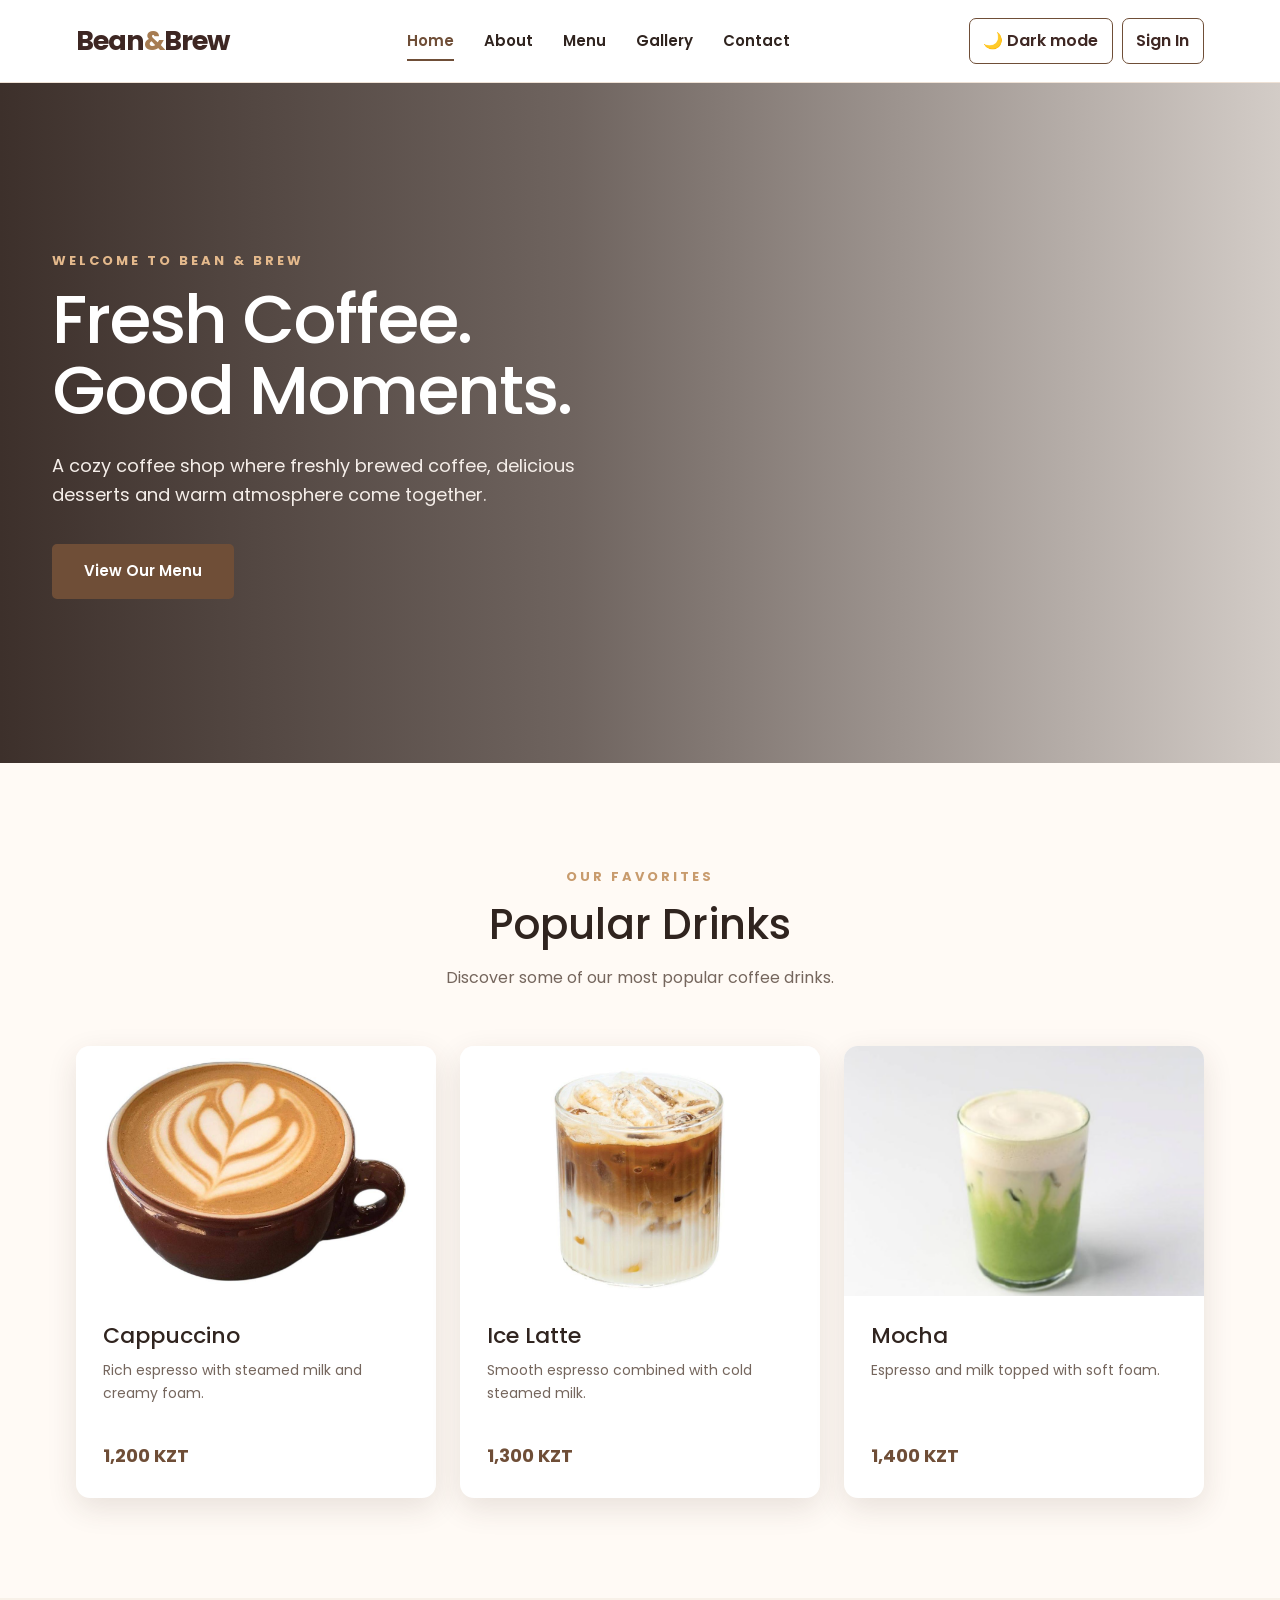
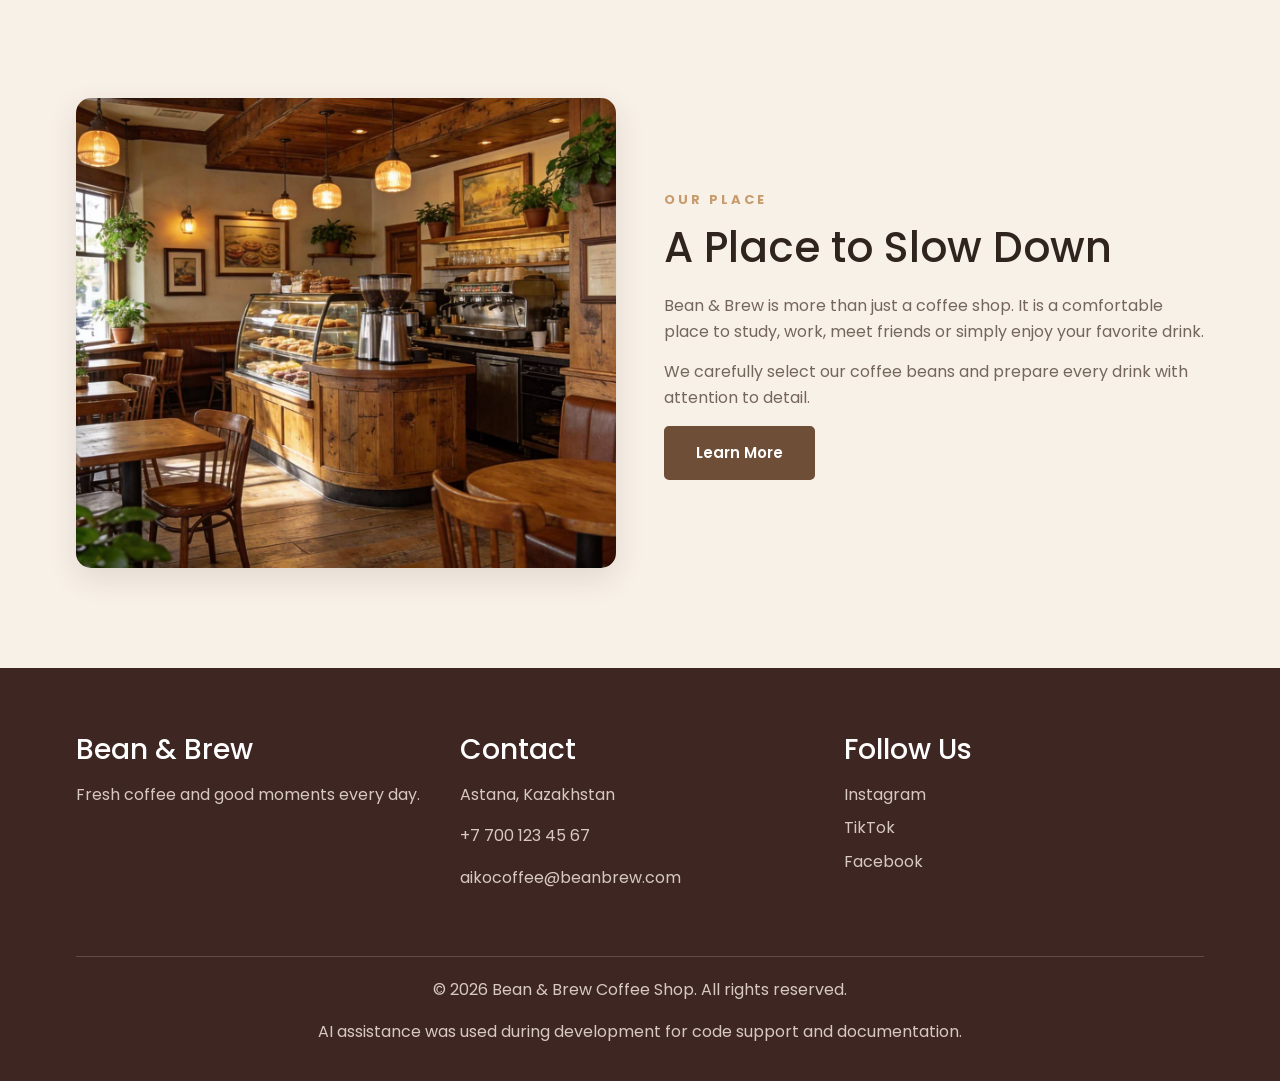
<file: index.html>
<!DOCTYPE html>
<html lang="en">
<head>
    <meta charset="UTF-8">
    <meta name="viewport" content="width=device-width, initial-scale=1.0">
    <meta name="description" content="Bean & Brew coffee shop website with coffee menu, desserts, gallery and contact information.">

    <title>Bean & Brew - Coffee Shop</title>

    <link rel="preconnect" href="https://fonts.googleapis.com">
    <link rel="preconnect" href="https://fonts.gstatic.com" crossorigin>
    <link href="https://fonts.googleapis.com/css2?family=Poppins:wght@400;500;600;700&display=swap" rel="stylesheet">

    <link href="vendor/bootstrap.min.css" rel="stylesheet">
    <link rel="stylesheet" href="style.css">
</head>
<body>

    <header class="site-header">
        <div class="container header-container">
            <a href="index.html" class="logo">
                Bean<span>&</span>Brew
            </a>

            <nav class="main-nav" aria-label="Main navigation">
                <a href="index.html" class="active">Home</a>
                <a href="about.html">About</a>
                <a href="menu.html">Menu</a>
                <a href="gallery.html">Gallery</a>
                <a href="contact.html">Contact</a>
            </nav>

            <div class="site-actions">
                <button type="button" class="utility-button" id="theme-toggle" aria-label="Switch color theme">🌙 Dark mode</button>
                <button type="button" class="utility-button" id="auth-open">Sign In</button>
                <span id="user-greeting" aria-live="polite" hidden></span>
                <button type="button" class="utility-button" id="sign-out" hidden>Sign Out</button>
            </div>
        </div>
    </header>

    <dialog id="auth-dialog" class="auth-dialog" aria-labelledby="auth-title">
        <form id="auth-form" class="auth-form">
            <button type="button" class="dialog-close" id="auth-close" aria-label="Close sign in">×</button>

            <h2 id="auth-title">Sign in to Bean & Brew</h2>
            <p>Enter your name and email to personalize this demo website.</p>

            <label for="auth-name">Your name</label>
            <input id="auth-name" name="name" type="text" autocomplete="name" required minlength="2">

            <label for="auth-email">Email address</label>
            <input id="auth-email" name="email" type="email" autocomplete="email" required>

            <label for="auth-password">Password</label>
            <input id="auth-password" name="password" type="password" autocomplete="current-password" minlength="8" required>

            <p class="auth-note">Demo sign-in only. Your password is checked in the form and is never saved.</p>
            <p id="auth-feedback" class="form-summary" role="status"></p>

            <button type="submit" class="primary-button">Sign In</button>
        </form>
    </dialog>

    <main>
        <section class="hero-section">
            <div class="container hero-content">
                <div class="hero-text">
                    <span class="small-title">WELCOME TO BEAN & BREW</span>

                    <h1>Fresh Coffee.<br>Good Moments.</h1>

                    <p>
                        A cozy coffee shop where freshly brewed coffee,
                        delicious desserts and warm atmosphere come together.
                    </p>

                    <a href="menu.html" class="btn coffee-btn">
                        View Our Menu
                    </a>
                </div>
            </div>
        </section>

        <section class="section">
            <div class="container">
                <div class="section-heading text-center">
                    <span class="small-title">OUR FAVORITES</span>
                    <h2>Popular Drinks</h2>
                    <p>
                        Discover some of our most popular coffee drinks.
                    </p>
                </div>

                <div class="row g-4">
                    <div class="col-12 col-md-6 col-lg-4">
                        <div class="coffee-card">
                            <img
                                src="images/cappuccino.jpg"
                                alt="Cappuccino"
                                loading="lazy"
                            >

                            <div class="card-content">
                                <h3>Cappuccino</h3>
                                <p>
                                    Rich espresso with steamed milk
                                    and creamy foam.
                                </p>
                                <span class="price">1,200 KZT</span>
                            </div>
                        </div>
                    </div>

                    <div class="col-12 col-md-6 col-lg-4">
                        <div class="coffee-card">
                            <img
                                src="images/ice-latte.jpg"
                                alt="Ice Latte"
                                loading="lazy"
                            >

                            <div class="card-content">
                                <h3>Ice Latte</h3>
                                <p>
                                    Smooth espresso combined with
                                    cold steamed milk.
                                </p>
                                <span class="price">1,300 KZT</span>
                            </div>
                        </div>
                    </div>

                    <div class="col-12 col-md-6 col-lg-4">
                        <div class="coffee-card">
                            <img
                                src="images/mocha.jpg"
                                alt="Mocha"
                                loading="lazy"
                            >

                            <div class="card-content">
                                <h3>Mocha</h3>
                                <p>
                                    Espresso and milk
                                    topped with soft foam.
                                </p>
                                <span class="price">1,400 KZT</span>
                            </div>
                        </div>
                    </div>
                </div>
            </div>
        </section>

        <section class="welcome-section">
            <div class="container">
                <div class="row align-items-center g-5">
                    <div class="col-12 col-md-6">
                        <img
                            src="images/interior.jpg"
                            alt="Coffee shop interior"
                            class="large-image"
                            loading="lazy"
                        >
                    </div>

                    <div class="col-12 col-md-6">
                        <span class="small-title">OUR PLACE</span>

                        <h2>A Place to Slow Down</h2>

                        <p>
                            Bean & Brew is more than just a coffee shop.
                            It is a comfortable place to study, work,
                            meet friends or simply enjoy your favorite drink.
                        </p>

                        <p>
                            We carefully select our coffee beans and
                            prepare every drink with attention to detail.
                        </p>

                        <a href="about.html" class="btn coffee-btn">
                            Learn More
                        </a>
                    </div>
                </div>
            </div>
        </section>
    </main>

    <footer class="site-footer">
        <div class="container">
            <div class="row g-4">
                <div class="col-12 col-md-4">
                    <h3>Bean & Brew</h3>
                    <p>
                        Fresh coffee and good moments every day.
                    </p>
                </div>

                <div class="col-12 col-md-4">
                    <h3>Contact</h3>
                    <p>Astana, Kazakhstan</p>
                    <p>+7 700 123 45 67</p>
                    <p>aikocoffee@beanbrew.com</p>
                </div>

                <div class="col-12 col-md-4">
                    <h3>Follow Us</h3>
                    <div class="social-links">
                        <span>Instagram</span>
                        <span>TikTok</span>
                        <span>Facebook</span>
                    </div>
                </div>
            </div>

            <div class="footer-bottom">
                <p>&copy; 2026 Bean & Brew Coffee Shop. All rights reserved.</p>
                <p class="ai-disclosure">AI assistance was used during development for code support and documentation.</p>
            </div>
        </div>
    </footer>

    <script src="vendor/jquery-3.7.1.min.js"></script>
    <script src="js/script.js"></script>
</body>
</html>
</file>
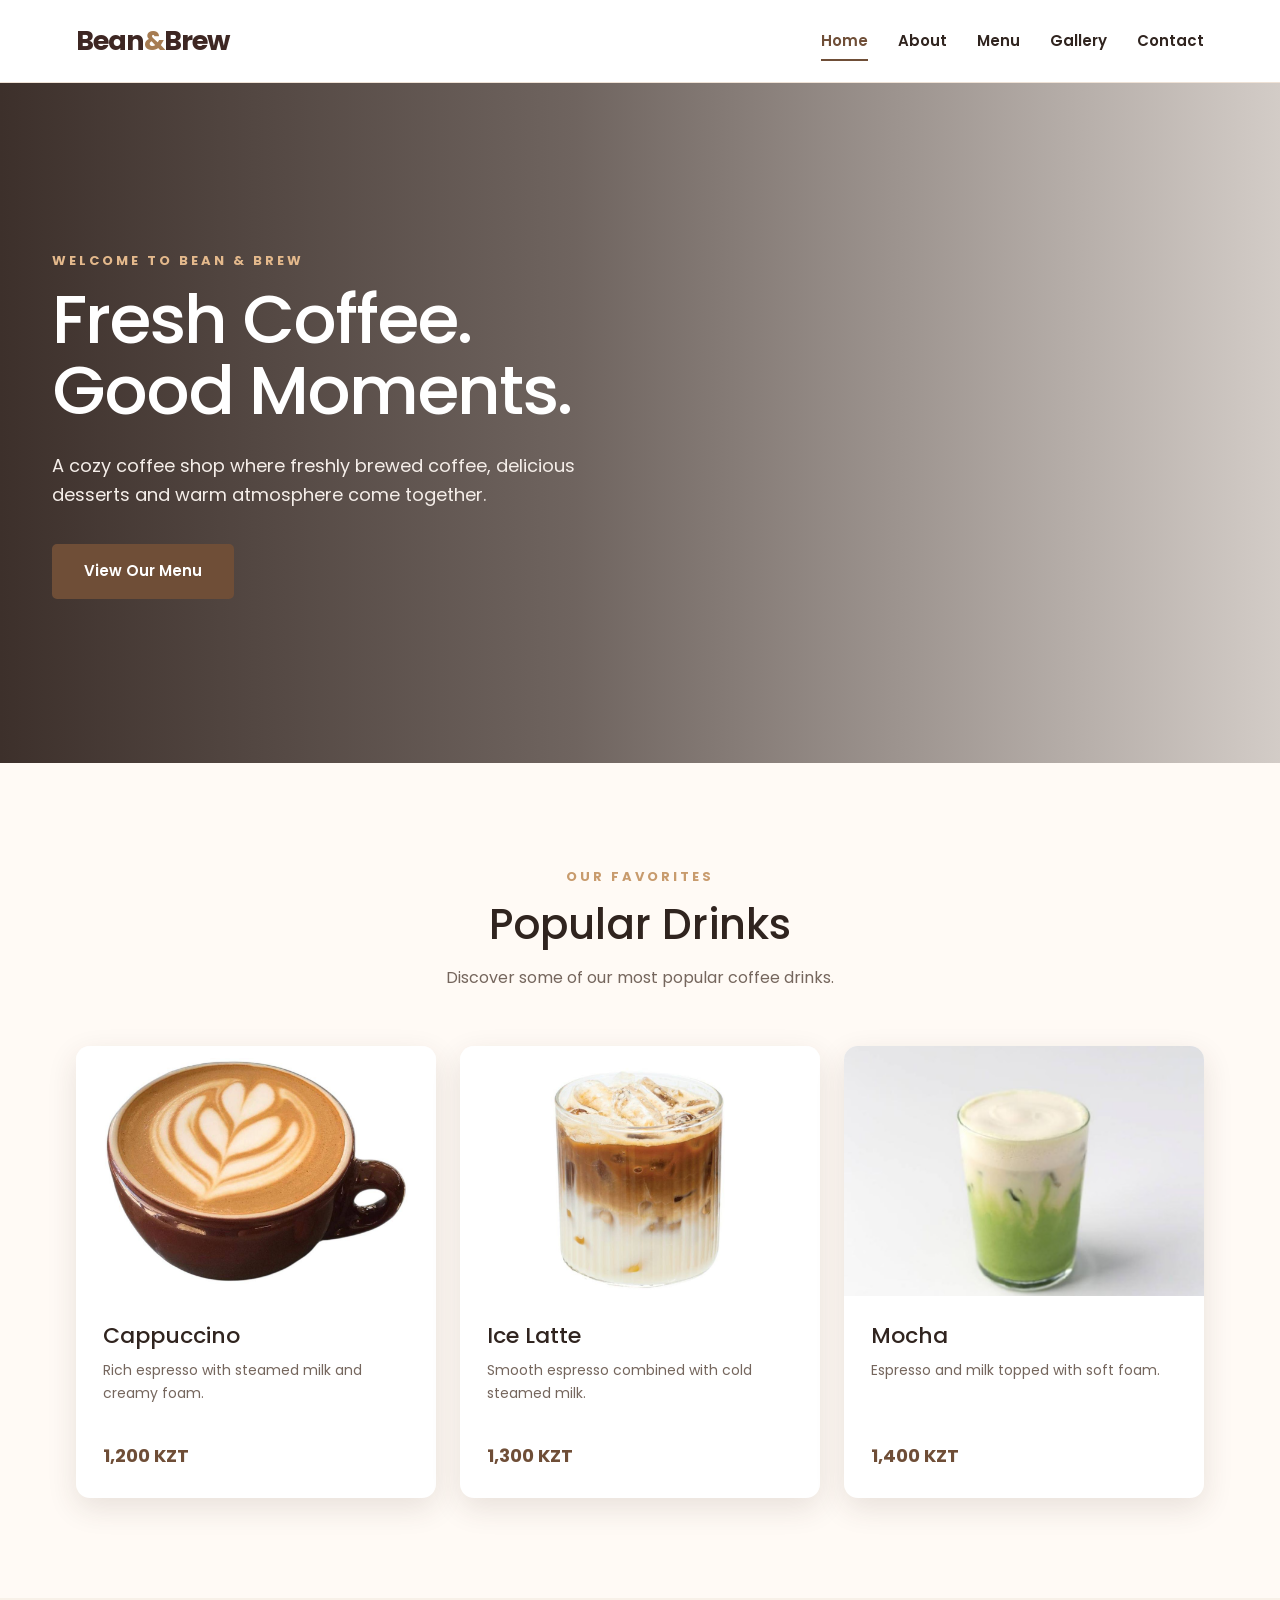
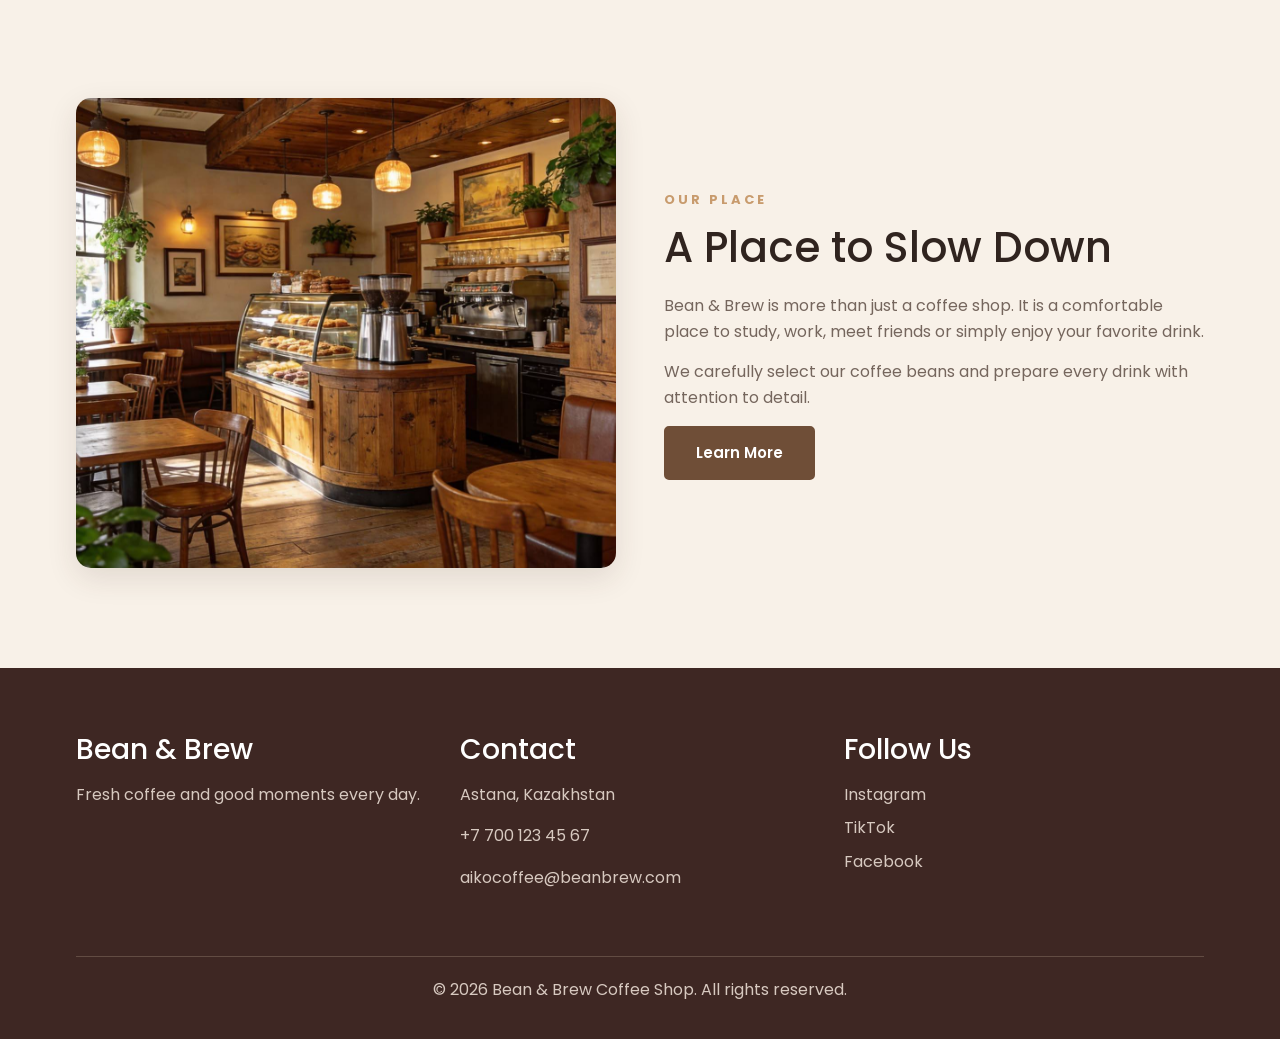
<file: web1midterm/index.html>
<!DOCTYPE html>
<html lang="en">
<head>
    <meta charset="UTF-8">
    <meta name="viewport" content="width=device-width, initial-scale=1.0">

    <title>Bean & Brew - Coffee Shop</title>

    <link rel="preconnect" href="https://fonts.googleapis.com">
    <link rel="preconnect" href="https://fonts.gstatic.com" crossorigin>
    <link href="https://fonts.googleapis.com/css2?family=Poppins:wght@400;500;600;700&display=swap" rel="stylesheet">

    <link href="https://cdn.jsdelivr.net/npm/bootstrap@5.3.3/dist/css/bootstrap.min.css" rel="stylesheet">

    <link rel="stylesheet" href="style.css">
</head>

<body>

<header class="site-header">
    <div class="container header-container">

        <a href="index.html" class="logo">
            Bean<span>&</span>Brew
        </a>

        <nav class="main-nav">
            <a href="index.html" class="active">Home</a>
            <a href="about.html">About</a>
            <a href="menu.html">Menu</a>
            <a href="gallery.html">Gallery</a>
            <a href="contact.html">Contact</a>
        </nav>

    </div>
</header>


<main>

    <section class="hero-section">
        <div class="container hero-content">

            <div class="hero-text">
                <span class="small-title">WELCOME TO BEAN & BREW</span>

                <h1>Fresh Coffee.<br>Good Moments.</h1>

                <p>
                    A cozy coffee shop where freshly brewed coffee,
                    delicious desserts and warm atmosphere come together.
                </p>

                <a href="menu.html" class="btn coffee-btn">
                    View Our Menu
                </a>
            </div>

        </div>
    </section>


    <section class="section">
        <div class="container">

            <div class="section-heading text-center">
                <span class="small-title">OUR FAVORITES</span>
                <h2>Popular Drinks</h2>
                <p>
                    Discover some of our most popular coffee drinks.
                </p>
            </div>

            <div class="row g-4">

                <div class="col-12 col-md-6 col-lg-4">
                    <div class="coffee-card">
                        <img
                            src="images/cappuccino.jpg"
                            alt="Cappuccino"
                            loading="lazy"
                        >

                        <div class="card-content">
                            <h3>Cappuccino</h3>

                            <p>
                                Rich espresso with steamed milk
                                and creamy foam.
                            </p>

                            <span class="price">1,200 KZT</span>
                        </div>
                    </div>
                </div>


                <div class="col-12 col-md-6 col-lg-4">
                    <div class="coffee-card">
                        <img
                            src="images/ice-latte.jpg"
                            alt="Ice Latte"
                            loading="lazy"
                        >

                        <div class="card-content">
                            <h3>Ice Latte</h3>

                            <p>
                                Smooth espresso combined with
                                cold steamed milk.
                            </p>

                            <span class="price">1,300 KZT</span>
                        </div>
                    </div>
                </div>


                <div class="col-12 col-md-6 col-lg-4">
                    <div class="coffee-card">
                        <img
                            src="images/mocha.jpg"
                            alt="Mocha"
                            loading="lazy"
                        >

                        <div class="card-content">
                            <h3>Mocha</h3>

                            <p>
                                Espresso and milk
                                topped with soft foam.
                            </p>

                            <span class="price">1,400 KZT</span>
                        </div>
                    </div>
                </div>

            </div>

        </div>
    </section>


    <section class="welcome-section">
        <div class="container">

            <div class="row align-items-center g-5">

                <div class="col-12 col-md-6">
                    <img
                        src="images/interior.jpg"
                        alt="Coffee shop interior"
                        class="large-image"
                        loading="lazy"
                    >
                </div>

                <div class="col-12 col-md-6">

                    <span class="small-title">OUR PLACE</span>

                    <h2>A Place to Slow Down</h2>

                    <p>
                        Bean & Brew is more than just a coffee shop.
                        It is a comfortable place to study, work,
                        meet friends or simply enjoy your favorite drink.
                    </p>

                    <p>
                        We carefully select our coffee beans and
                        prepare every drink with attention to detail.
                    </p>

                    <a href="about.html" class="btn coffee-btn">
                        Learn More
                    </a>

                </div>

            </div>

        </div>
    </section>

</main>


<footer class="site-footer">
    <div class="container">

        <div class="row g-4">

            <div class="col-12 col-md-4">
                <h3>Bean & Brew</h3>
                <p>
                    Fresh coffee and good moments every day.
                </p>
            </div>

            <div class="col-12 col-md-4">
                <h3>Contact</h3>
                <p>Astana, Kazakhstan</p>
                <p>+7 700 123 45 67</p>
                <p>aikocoffee@beanbrew.com</p>
            </div>

            <div class="col-12 col-md-4">
                <h3>Follow Us</h3>
                <div class="social-links">
                    <a href="#">Instagram</a>
                    <a href="#">TikTok</a>
                    <a href="#">Facebook</a>
                </div>
            </div>

        </div>

        <div class="footer-bottom">
            <p>&copy; 2026 Bean & Brew Coffee Shop. All rights reserved.</p>
        </div>

    </div>
</footer>

</body>
</html>
</file>
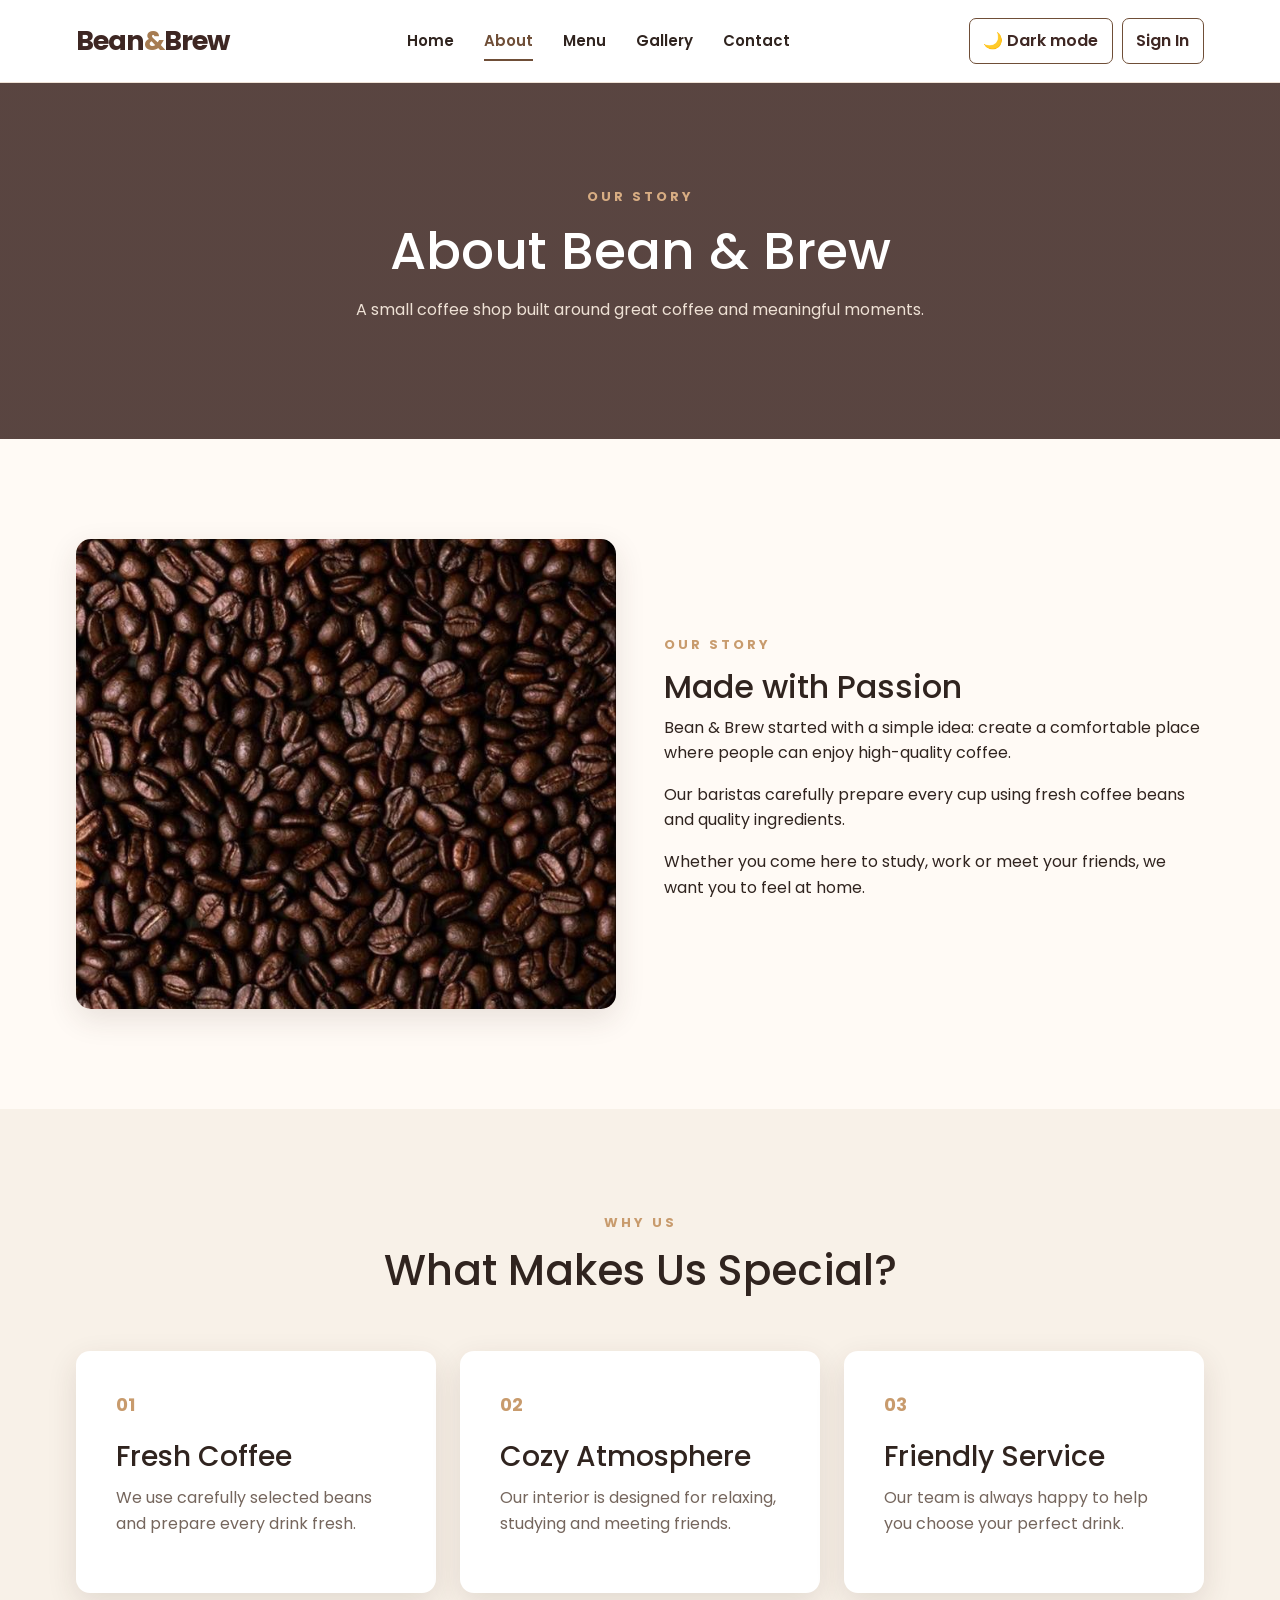
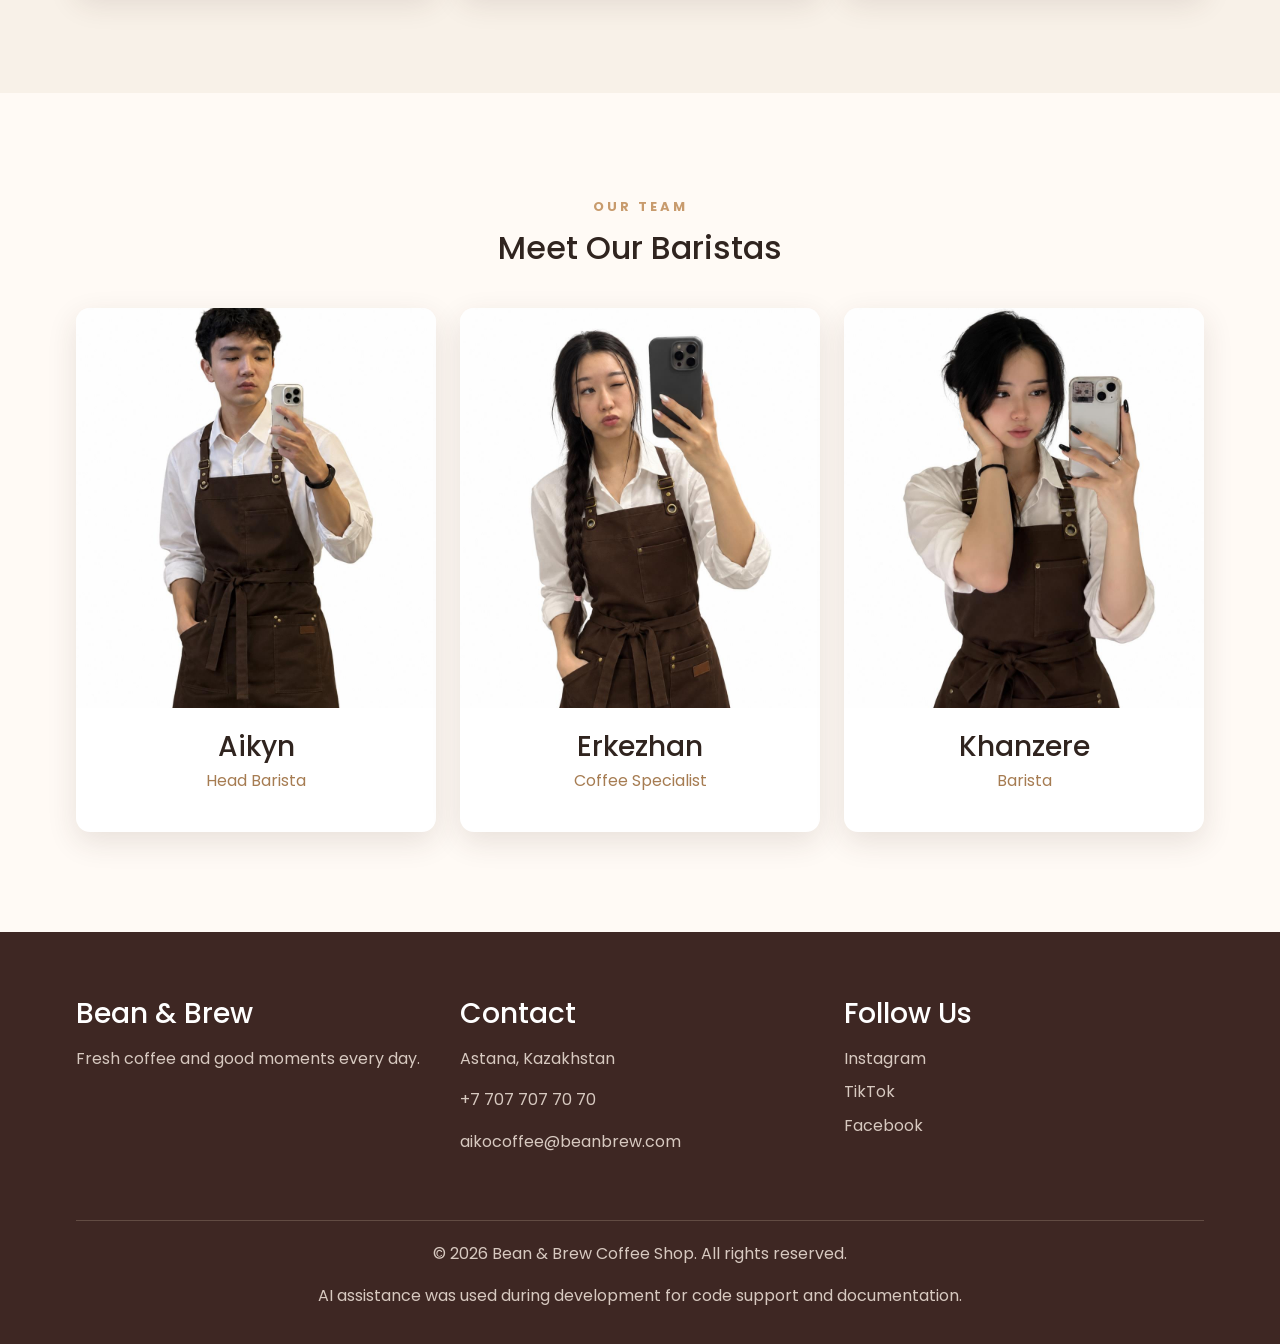
<file: about.html>
<!DOCTYPE html>
<html lang="en">
<head>
    <meta charset="UTF-8">
    <meta name="viewport" content="width=device-width, initial-scale=1.0">
    <meta name="description" content="Bean & Brew coffee shop website with coffee menu, desserts, gallery and contact information.">

    <title>About Us - Bean & Brew</title>

    <link rel="preconnect" href="https://fonts.googleapis.com">
    <link rel="preconnect" href="https://fonts.gstatic.com" crossorigin>
    <link href="https://fonts.googleapis.com/css2?family=Poppins:wght@400;500;600;700&display=swap" rel="stylesheet">

    <link href="vendor/bootstrap.min.css" rel="stylesheet">
    <link rel="stylesheet" href="style.css">
</head>
<body>

    <header class="site-header">
        <div class="container header-container">
            <a href="index.html" class="logo">
                Bean<span>&</span>Brew
            </a>

            <nav class="main-nav" aria-label="Main navigation">
                <a href="index.html">Home</a>
                <a href="about.html" class="active">About</a>
                <a href="menu.html">Menu</a>
                <a href="gallery.html">Gallery</a>
                <a href="contact.html">Contact</a>
            </nav>

            <div class="site-actions">
                <button type="button" class="utility-button" id="theme-toggle" aria-label="Switch color theme">🌙 Dark mode</button>
                <button type="button" class="utility-button" id="auth-open">Sign In</button>
                <span id="user-greeting" aria-live="polite" hidden></span>
                <button type="button" class="utility-button" id="sign-out" hidden>Sign Out</button>
            </div>
        </div>
    </header>

    <dialog id="auth-dialog" class="auth-dialog" aria-labelledby="auth-title">
        <form id="auth-form" class="auth-form">
            <button type="button" class="dialog-close" id="auth-close" aria-label="Close sign in">×</button>

            <h2 id="auth-title">Sign in to Bean & Brew</h2>
            <p>Enter your name and email to personalize this demo website.</p>

            <label for="auth-name">Your name</label>
            <input id="auth-name" name="name" type="text" autocomplete="name" required minlength="2">

            <label for="auth-email">Email address</label>
            <input id="auth-email" name="email" type="email" autocomplete="email" required>

            <label for="auth-password">Password</label>
            <input id="auth-password" name="password" type="password" autocomplete="current-password" minlength="8" required>

            <p class="auth-note">Demo sign-in only. Your password is checked in the form and is never saved.</p>
            <p id="auth-feedback" class="form-summary" role="status"></p>

            <button type="submit" class="primary-button">Sign In</button>
        </form>
    </dialog>

    <main>
        <section class="page-banner">
            <div class="container text-center">
                <span class="small-title">OUR STORY</span>
                <h1>About Bean & Brew</h1>
                <p>
                    A small coffee shop built around great coffee
                    and meaningful moments.
                </p>
            </div>
        </section>

        <section class="section">
            <div class="container">
                <div class="row align-items-center g-5">
                    <div class="col-12 col-md-6">
                        <img
                            src="images/beans.jpg"
                            alt="Coffee beans"
                            class="large-image"
                            loading="lazy"
                        >
                    </div>

                    <div class="col-12 col-md-6">
                        <span class="small-title">OUR STORY</span>
                        <h2>Made with Passion</h2>

                        <p>
                            Bean & Brew started with a simple idea:
                            create a comfortable place where people
                            can enjoy high-quality coffee.
                        </p>

                        <p>
                            Our baristas carefully prepare every cup
                            using fresh coffee beans and quality ingredients.
                        </p>

                        <p>
                            Whether you come here to study, work or meet
                            your friends, we want you to feel at home.
                        </p>
                    </div>
                </div>
            </div>
        </section>

        <section class="features-section">
            <div class="container">
                <div class="section-heading text-center">
                    <span class="small-title">WHY US</span>
                    <h2>What Makes Us Special?</h2>
                </div>

                <div class="row g-4">
                    <div class="col-12 col-md-4">
                        <div class="feature-box">
                            <div class="feature-number">01</div>
                            <h3>Fresh Coffee</h3>
                            <p>
                                We use carefully selected beans
                                and prepare every drink fresh.
                            </p>
                        </div>
                    </div>

                    <div class="col-12 col-md-4">
                        <div class="feature-box">
                            <div class="feature-number">02</div>
                            <h3>Cozy Atmosphere</h3>
                            <p>
                                Our interior is designed for relaxing,
                                studying and meeting friends.
                            </p>
                        </div>
                    </div>

                    <div class="col-12 col-md-4">
                        <div class="feature-box">
                            <div class="feature-number">03</div>
                            <h3>Friendly Service</h3>
                            <p>
                                Our team is always happy to help
                                you choose your perfect drink.
                            </p>
                        </div>
                    </div>
                </div>
            </div>
        </section>

        <section class="section">
            <div class="container text-center">
                <span class="small-title">OUR TEAM</span>
                <h2>Meet Our Baristas</h2>

                <div class="row g-4 mt-3">
                    <div class="col-12 col-md-4">
                        <div class="team-card">
                            <img
                                src="images/aikyn.jpg"
                                alt="Barista"
                                loading="lazy"
                            >
                            <h3>Aikyn</h3>
                            <p>Head Barista</p>
                        </div>
                    </div>

                    <div class="col-12 col-md-4">
                        <div class="team-card">
                            <img
                                src="images/erkezhan.jpg"
                                alt="Barista"
                                loading="lazy"
                            >
                            <h3>Erkezhan</h3>
                            <p>Coffee Specialist</p>
                        </div>
                    </div>

                    <div class="col-12 col-md-4">
                        <div class="team-card">
                            <img
                                src="images/khanzere.jpg"
                                alt="Barista"
                                loading="lazy"
                            >
                            <h3>Khanzere</h3>
                            <p>Barista</p>
                        </div>
                    </div>
                </div>
            </div>
        </section>
    </main>

    <footer class="site-footer">
        <div class="container">
            <div class="row g-4">
                <div class="col-12 col-md-4">
                    <h3>Bean & Brew</h3>
                    <p>Fresh coffee and good moments every day.</p>
                </div>

                <div class="col-12 col-md-4">
                    <h3>Contact</h3>
                    <p>Astana, Kazakhstan</p>
                    <p>+7 707 707 70 70</p>
                    <p>aikocoffee@beanbrew.com</p>
                </div>

                <div class="col-12 col-md-4">
                    <h3>Follow Us</h3>
                    <div class="social-links">
                        <span>Instagram</span>
                        <span>TikTok</span>
                        <span>Facebook</span>
                    </div>
                </div>
            </div>

            <div class="footer-bottom">
                <p>&copy; 2026 Bean & Brew Coffee Shop. All rights reserved.</p>
                <p class="ai-disclosure">AI assistance was used during development for code support and documentation.</p>
            </div>
        </div>
    </footer>

    <script src="vendor/jquery-3.7.1.min.js"></script>
    <script src="js/script.js"></script>
</body>
</html>
</file>
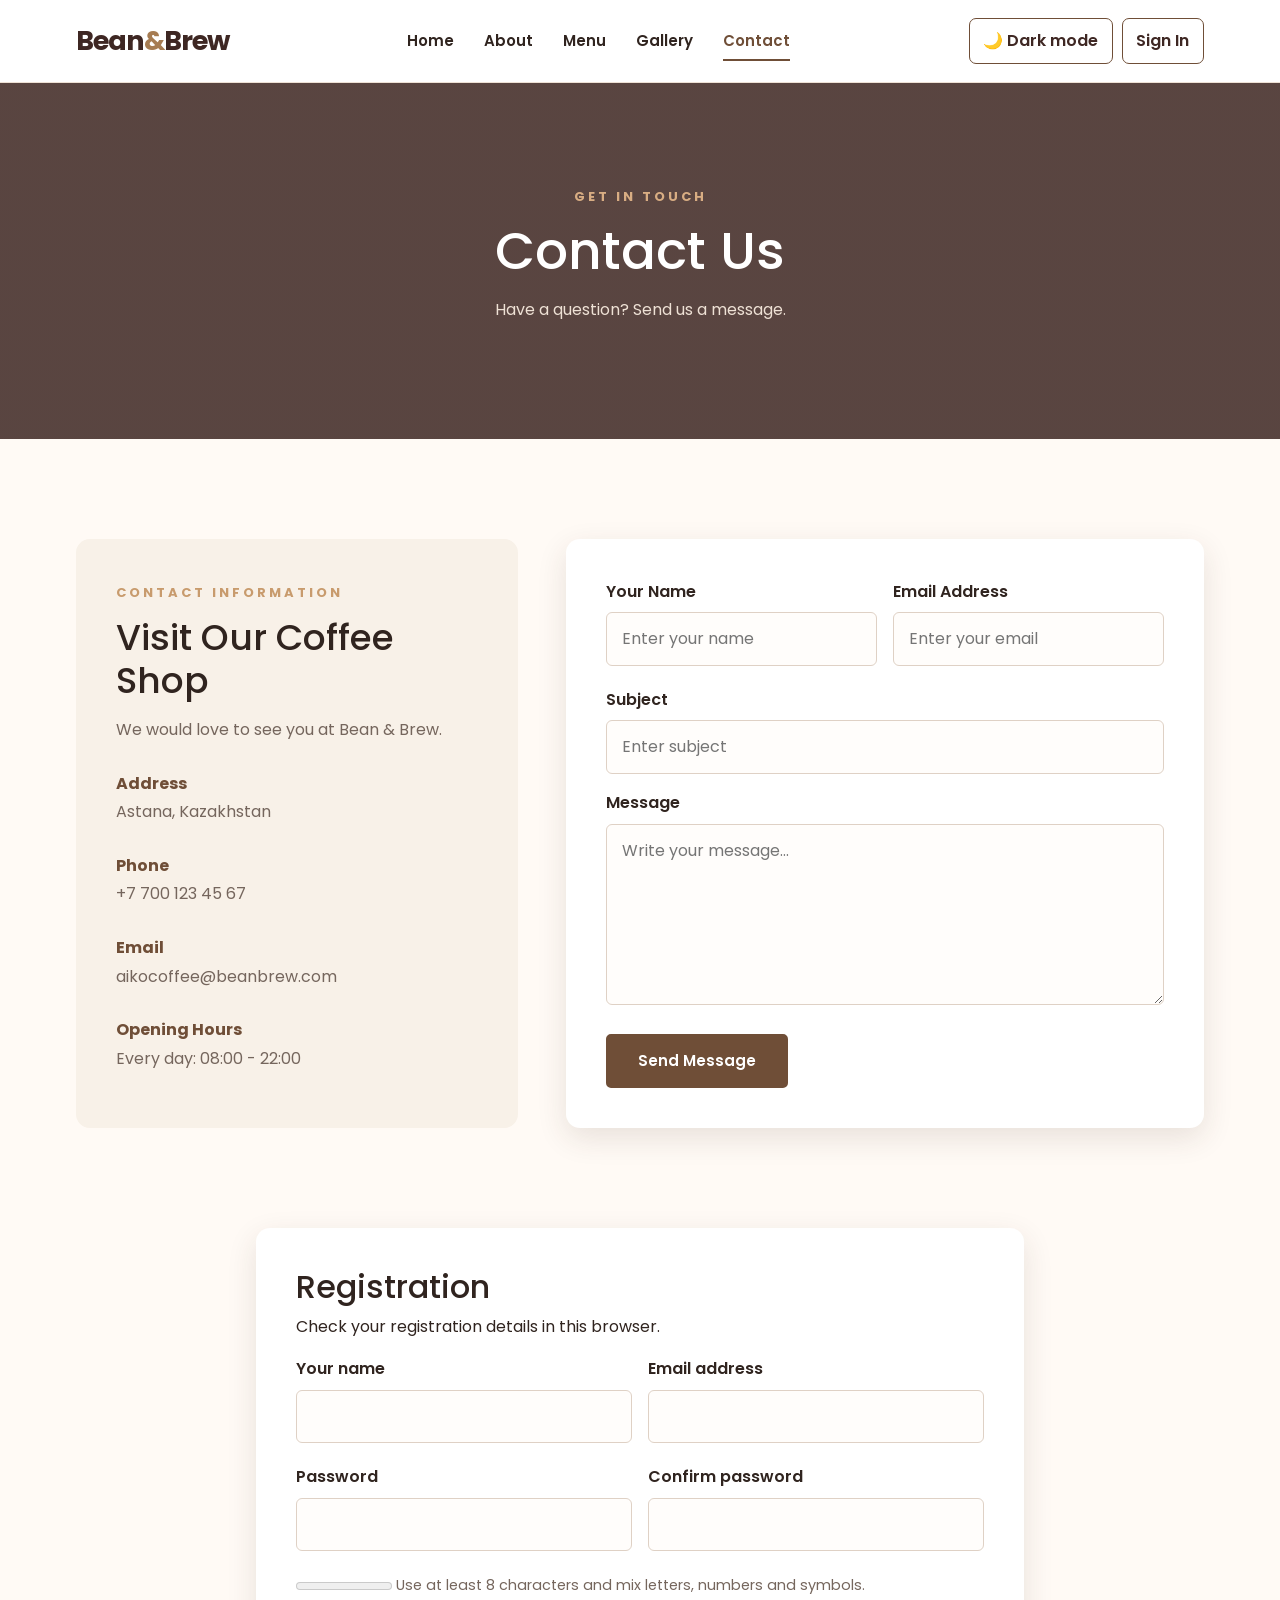
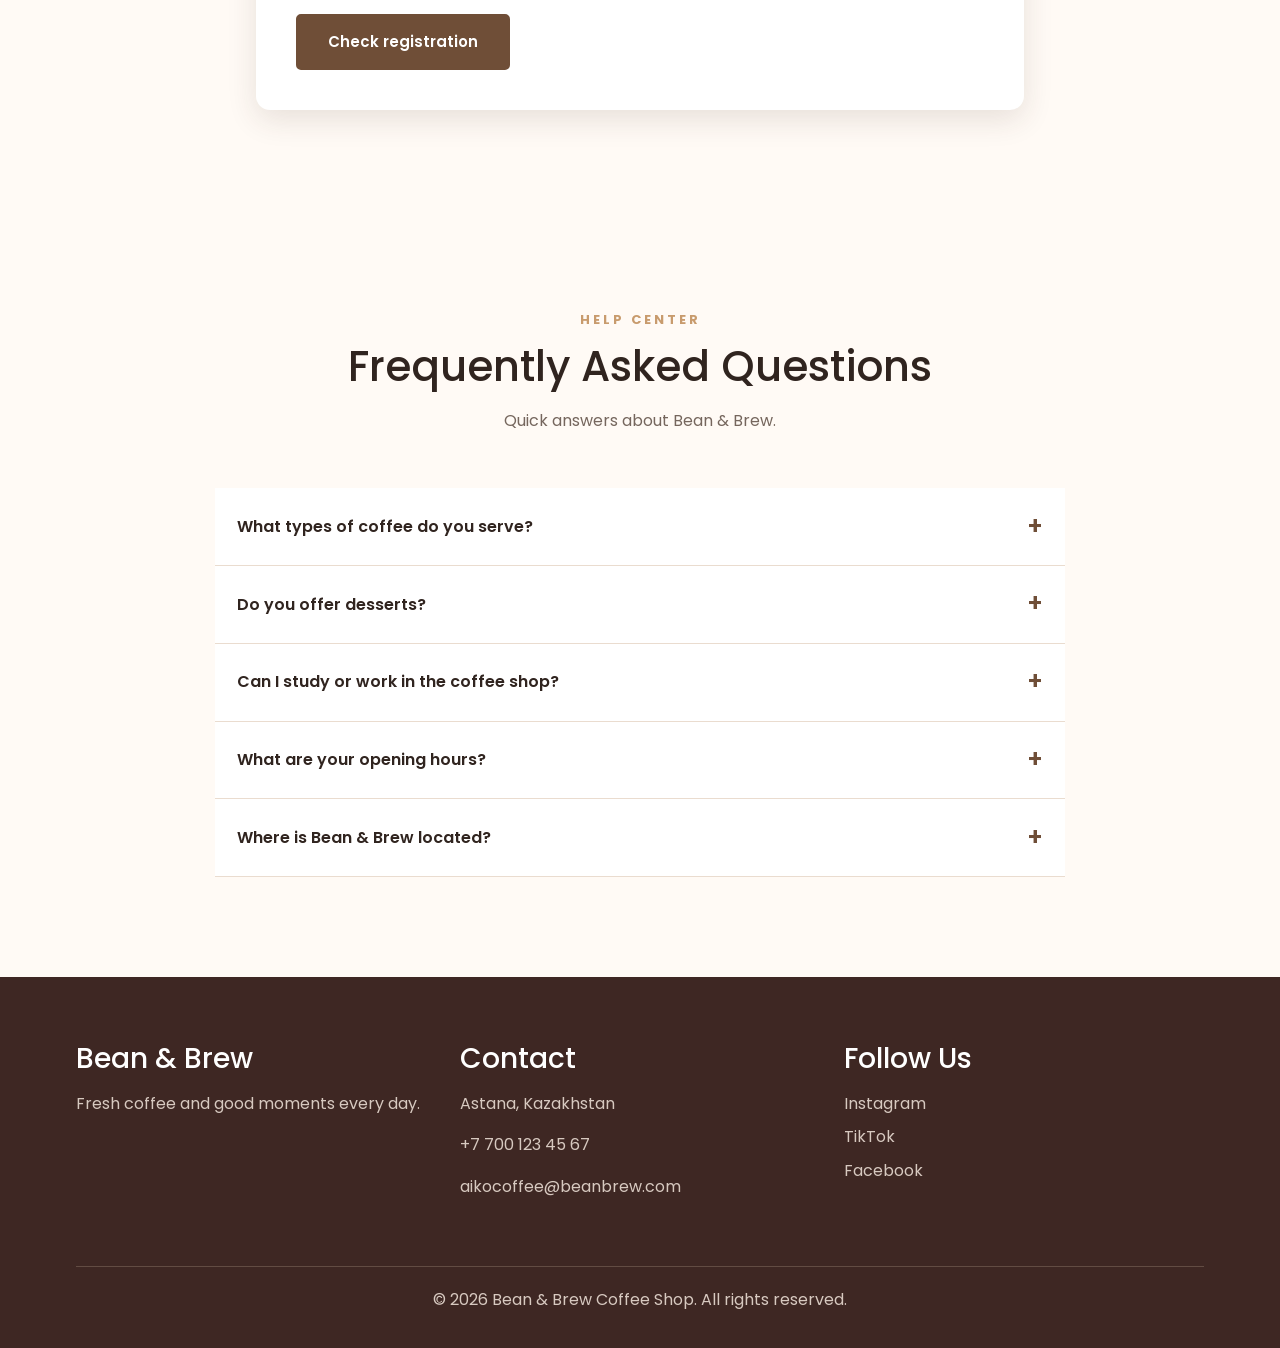
<file: contact.html>
<!DOCTYPE html>
<html lang="en">
<head>
    <meta charset="UTF-8">
    <meta name="viewport" content="width=device-width, initial-scale=1.0">

    <title>Contact - Bean & Brew</title>

    <link rel="preconnect" href="https://fonts.googleapis.com">
    <link rel="preconnect" href="https://fonts.gstatic.com" crossorigin>
    <link href="https://fonts.googleapis.com/css2?family=Poppins:wght@400;500;600;700&display=swap" rel="stylesheet">

    <link href="vendor/bootstrap.min.css" rel="stylesheet">
    <link rel="stylesheet" href="style.css">
    <link rel="stylesheet" href="endterm.css">
</head>
<body>

    <header class="site-header">
        <div class="container header-container">
            <a href="index.html" class="logo">
                Bean<span>&</span>Brew
            </a>

            <nav class="main-nav" aria-label="Main navigation">
                <a href="index.html">Home</a>
                <a href="about.html">About</a>
                <a href="menu.html">Menu</a>
                <a href="gallery.html">Gallery</a>
                <a href="contact.html" class="active">Contact</a>
            </nav>

            <div class="site-actions">
                <button type="button" class="utility-button" id="theme-toggle" aria-label="Switch color theme">🌙 Dark mode</button>
                <button type="button" class="utility-button" id="auth-open">Sign In</button>
                <span id="user-greeting" aria-live="polite" hidden></span>
                <button type="button" class="utility-button" id="sign-out" hidden>Sign Out</button>
            </div>
        </div>
    </header>

    <dialog id="auth-dialog" class="auth-dialog" aria-labelledby="auth-title">
        <form id="auth-form" class="auth-form">
            <button type="button" class="dialog-close" id="auth-close" aria-label="Close sign in">×</button>

            <h2 id="auth-title">Sign in to Bean & Brew</h2>
            <p>Enter your name and email to personalize this demo website.</p>

            <label for="auth-name">Your name</label>
            <input id="auth-name" name="name" type="text" autocomplete="name" required minlength="2">

            <label for="auth-email">Email address</label>
            <input id="auth-email" name="email" type="email" autocomplete="email" required>

            <label for="auth-password">Password</label>
            <input id="auth-password" name="password" type="password" autocomplete="current-password" minlength="8" required>

            <p class="auth-note">Demo sign-in only. Your password is checked in the form and is never saved.</p>
            <p id="auth-feedback" class="form-summary" role="status"></p>

            <button type="submit" class="primary-button">Sign In</button>
        </form>
    </dialog>

    <main>
        <section class="page-banner">
            <div class="container text-center">
                <span class="small-title">GET IN TOUCH</span>
                <h1>Contact Us</h1>
                <p>
                    Have a question? Send us a message.
                </p>
            </div>
        </section>

        <section class="section">
            <div class="container">
                <div class="row g-5">
                    <div class="col-12 col-lg-5">
                        <div class="contact-info">
                            <span class="small-title">CONTACT INFORMATION</span>
                            <h2>Visit Our Coffee Shop</h2>
                            <p>
                                We would love to see you at Bean & Brew.
                            </p>

                            <div class="contact-item">
                                <strong>Address</strong>
                                <span>Astana, Kazakhstan</span>
                            </div>

                            <div class="contact-item">
                                <strong>Phone</strong>
                                <span>+7 700 123 45 67</span>
                            </div>

                            <div class="contact-item">
                                <strong>Email</strong>
                                <span>aikocoffee@beanbrew.com</span>
                            </div>

                            <div class="contact-item">
                                <strong>Opening Hours</strong>
                                <span>Every day: 08:00 - 22:00</span>
                            </div>
                        </div>
                    </div>

                    <div class="col-12 col-lg-7">
                        <form class="contact-form" id="contact">
                            <div class="row g-3">
                                <div class="col-12 col-md-6">
                                    <label for="name">
                                        Your Name
                                    </label>

                                    <input
                                        type="text"
                                        id="name"
                                        name="name"
                                        placeholder="Enter your name"
                                        required
                                    >
                                </div>

                                <div class="col-12 col-md-6">
                                    <label for="email">
                                        Email Address
                                    </label>

                                    <input
                                        type="email"
                                        id="email"
                                        name="email"
                                        placeholder="Enter your email"
                                        required
                                    >
                                </div>

                                <div class="col-12">
                                    <label for="subject">
                                        Subject
                                    </label>

                                    <input
                                        type="text"
                                        id="subject"
                                        name="subject"
                                        placeholder="Enter subject"
                                    >
                                </div>

                                <div class="col-12">
                                    <label for="message">
                                        Message
                                    </label>

                                    <textarea
                                        id="message"
                                        name="message"
                                        rows="6"
                                        placeholder="Write your message..."
                                        required
                                    ></textarea>
                                </div>

                                <div class="col-12">
                                    <button
                                        type="submit"
                                        class="btn coffee-btn"
                                    >
                                        Send Message
                                    </button>
                                </div>
                            </div>
                        </form>
                    </div>
                </div>
            </div>
        </section>

        <section class="registration-section">
            <div class="container">
                <form class="contact-form" id="registration">
                    <h2>Registration</h2>
                    <p>Check your registration details in this browser.</p>

                    <div class="row g-3">
                        <div class="col-12 col-md-6">
                            <label for="reg-name">Your name</label>
                            <input id="reg-name" type="text" autocomplete="name" required>
                        </div>

                        <div class="col-12 col-md-6">
                            <label for="reg-email">Email address</label>
                            <input id="reg-email" type="email" autocomplete="email" required>
                        </div>

                        <div class="col-12 col-md-6">
                            <label for="reg-password">Password</label>
                            <input id="reg-password" type="password" autocomplete="new-password" required>
                        </div>

                        <div class="col-12 col-md-6">
                            <label for="reg-confirmation">Confirm password</label>
                            <input id="reg-confirmation" type="password" autocomplete="new-password" required>
                        </div>

                        <div class="col-12">
                            <meter id="strength" min="0" max="3" value="0" aria-label="Password strength"></meter>
                            <span id="strength-hint" role="status">Use at least 8 characters and mix letters, numbers and symbols.</span>
                        </div>

                        <div class="col-12">
                            <button class="coffee-btn" type="submit" disabled>Check registration</button>
                        </div>
                    </div>
                </form>
            </div>
        </section>

        <section class="section faq-section" id="faq">
            <div class="container">
                <div class="section-heading text-center">
                    <span class="small-title">HELP CENTER</span>
                    <h2>Frequently Asked Questions</h2>
                    <p>Quick answers about Bean & Brew.</p>
                </div>

                <div class="faq-list">
                    <article class="faq-item">
                        <button class="faq-question" type="button" aria-expanded="false">
                            What types of coffee do you serve?
                            <span class="faq-indicator">+</span>
                        </button>
                        <div class="faq-answer">
                            <p>We serve espresso, Americano, cappuccino, latte, mocha and seasonal coffee drinks.</p>
                        </div>
                    </article>

                    <article class="faq-item">
                        <button class="faq-question" type="button" aria-expanded="false">
                            Do you offer desserts?
                            <span class="faq-indicator">+</span>
                        </button>
                        <div class="faq-answer">
                            <p>Yes. Our menu includes cheesecake, chocolate cake, croissants and other sweet treats.</p>
                        </div>
                    </article>

                    <article class="faq-item">
                        <button class="faq-question" type="button" aria-expanded="false">
                            Can I study or work in the coffee shop?
                            <span class="faq-indicator">+</span>
                        </button>
                        <div class="faq-answer">
                            <p>Of course. Bean & Brew is designed as a comfortable place to relax, study and work.</p>
                        </div>
                    </article>

                    <article class="faq-item">
                        <button class="faq-question" type="button" aria-expanded="false">
                            What are your opening hours?
                            <span class="faq-indicator">+</span>
                        </button>
                        <div class="faq-answer">
                            <p>We are open every day from 08:00 to 22:00.</p>
                        </div>
                    </article>

                    <article class="faq-item">
                        <button class="faq-question" type="button" aria-expanded="false">
                            Where is Bean & Brew located?
                            <span class="faq-indicator">+</span>
                        </button>
                        <div class="faq-answer">
                            <p>You can find us in Astana, Kazakhstan. Visit the Contact section for our contact details.</p>
                        </div>
                    </article>
                </div>
            </div>
        </section>
    </main>

    <footer class="site-footer">
        <div class="container">
            <div class="row g-4">
                <div class="col-12 col-md-4">
                    <h3>Bean & Brew</h3>
                    <p>Fresh coffee and good moments every day.</p>
                </div>

                <div class="col-12 col-md-4">
                    <h3>Contact</h3>
                    <p>Astana, Kazakhstan</p>
                    <p>+7 700 123 45 67</p>
                    <p>aikocoffee@beanbrew.com</p>
                </div>

                <div class="col-12 col-md-4">
                    <h3>Follow Us</h3>
                    <div class="social-links">
                        <span>Instagram</span>
                        <span>TikTok</span>
                        <span>Facebook</span>
                    </div>
                </div>
            </div>

            <div class="footer-bottom">
                <p>&copy; 2026 Bean & Brew Coffee Shop. All rights reserved.</p>
            </div>
        </div>
    </footer>

    <script src="vendor/jquery-3.7.1.min.js"></script>
    <script src="js/script.js"></script>
</body>
</html>
</file>
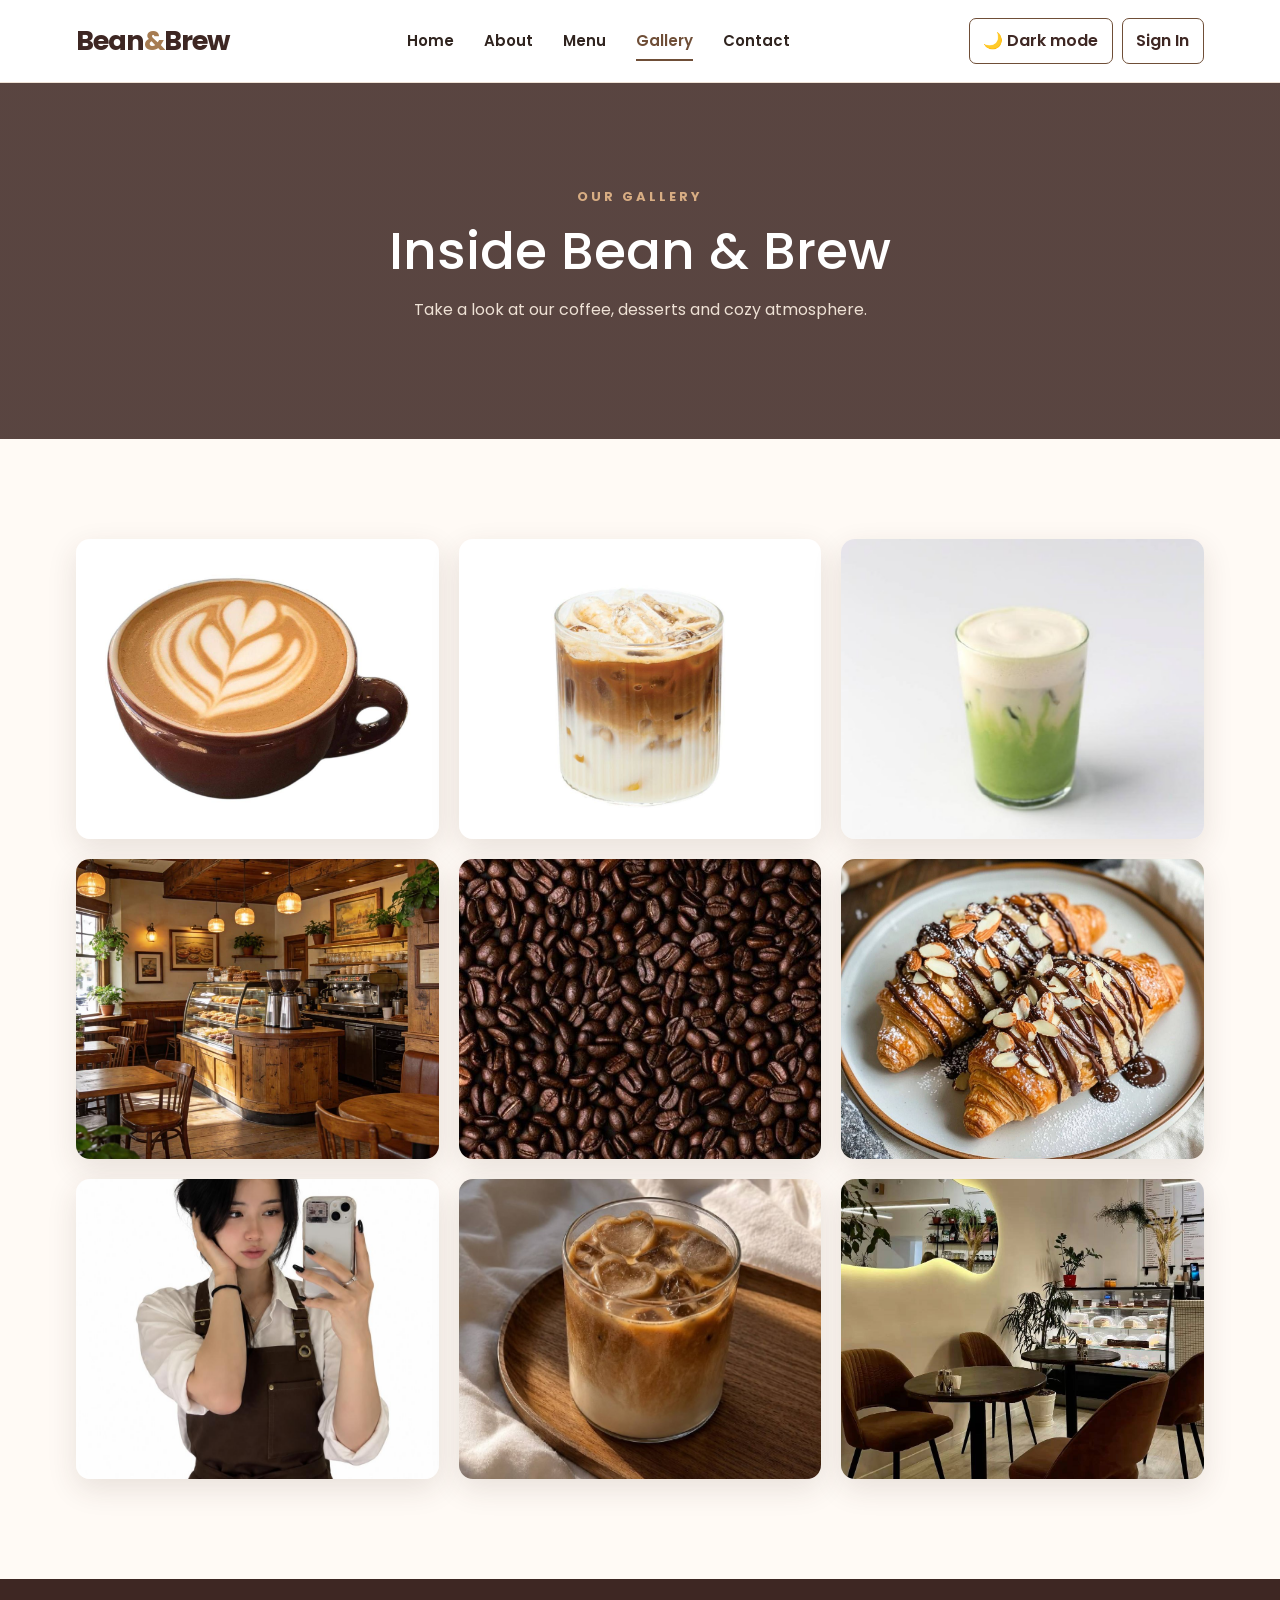
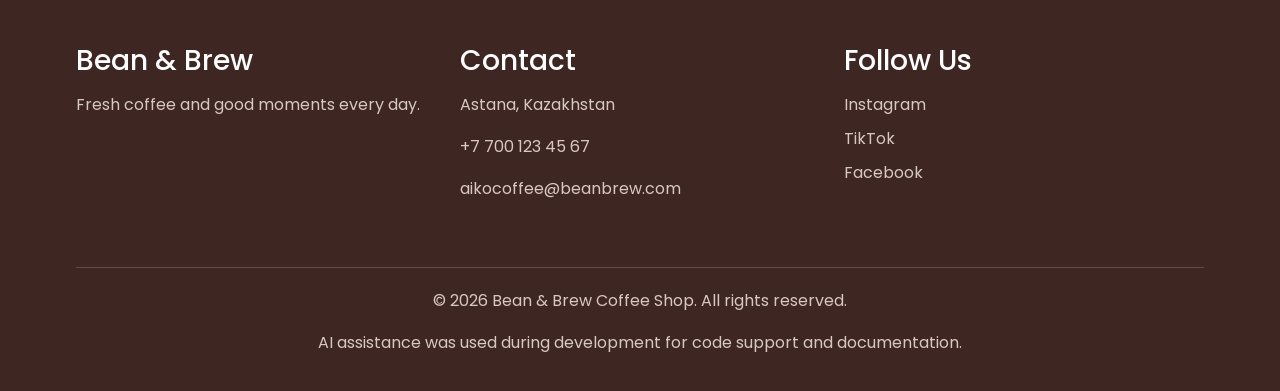
<file: gallery.html>
<!DOCTYPE html>
<html lang="en">
<head>
    <meta charset="UTF-8">
    <meta name="viewport" content="width=device-width, initial-scale=1.0">
    <meta name="description" content="Bean & Brew coffee shop website with coffee menu, desserts, gallery and contact information.">

    <title>Gallery - Bean & Brew</title>

    <link rel="preconnect" href="https://fonts.googleapis.com">
    <link rel="preconnect" href="https://fonts.gstatic.com" crossorigin>
    <link href="https://fonts.googleapis.com/css2?family=Poppins:wght@400;500;600;700&display=swap" rel="stylesheet">

    <link href="vendor/bootstrap.min.css" rel="stylesheet">
    <link rel="stylesheet" href="style.css">
    <link rel="stylesheet" href="endterm.css">
</head>
<body>

    <header class="site-header">
        <div class="container header-container">
            <a href="index.html" class="logo">
                Bean<span>&</span>Brew
            </a>

            <nav class="main-nav" aria-label="Main navigation">
                <a href="index.html">Home</a>
                <a href="about.html">About</a>
                <a href="menu.html">Menu</a>
                <a href="gallery.html" class="active">Gallery</a>
                <a href="contact.html">Contact</a>
            </nav>

            <div class="site-actions">
                <button type="button" class="utility-button" id="theme-toggle" aria-label="Switch color theme">🌙 Dark mode</button>
                <button type="button" class="utility-button" id="auth-open">Sign In</button>
                <span id="user-greeting" aria-live="polite" hidden></span>
                <button type="button" class="utility-button" id="sign-out" hidden>Sign Out</button>
            </div>
        </div>
    </header>

    <dialog id="auth-dialog" class="auth-dialog" aria-labelledby="auth-title">
        <form id="auth-form" class="auth-form">
            <button type="button" class="dialog-close" id="auth-close" aria-label="Close sign in">×</button>

            <h2 id="auth-title">Sign in to Bean & Brew</h2>
            <p>Enter your name and email to personalize this demo website.</p>

            <label for="auth-name">Your name</label>
            <input id="auth-name" name="name" type="text" autocomplete="name" required minlength="2">

            <label for="auth-email">Email address</label>
            <input id="auth-email" name="email" type="email" autocomplete="email" required>

            <label for="auth-password">Password</label>
            <input id="auth-password" name="password" type="password" autocomplete="current-password" minlength="8" required>

            <p class="auth-note">Demo sign-in only. Your password is checked in the form and is never saved.</p>
            <p id="auth-feedback" class="form-summary" role="status"></p>

            <button type="submit" class="primary-button">Sign In</button>
        </form>
    </dialog>

    <main>
        <section class="page-banner">
            <div class="container text-center">
                <span class="small-title">OUR GALLERY</span>
                <h1>Inside Bean & Brew</h1>
                <p>
                    Take a look at our coffee, desserts and cozy atmosphere.
                </p>
            </div>
        </section>

        <section class="section">
            <div class="container">
                <div class="gallery-grid d-grid">
                    <div class="gallery-item">
                        <img
                            src="images/cappuccino.jpg"
                            alt="Coffee cup"
                            loading="lazy"
                        >
                        <div class="gallery-caption">
                            <span>Fresh Cappuccino</span>
                        </div>
                        <button type="button" class="open-photo" aria-label="Enlarge Fresh Cappuccino"></button>
                    </div>

                    <div class="gallery-item">
                        <img
                            src="images/ice-latte.jpg"
                            alt="Latte"
                            loading="lazy"
                        >
                        <div class="gallery-caption">
                            <span>Ice Latte</span>
                        </div>
                        <button type="button" class="open-photo" aria-label="Enlarge Ice Latte"></button>
                    </div>

                    <div class="gallery-item">
                        <img
                            src="images/mocha.jpg"
                            alt="Mocha"
                            loading="lazy"
                        >
                        <div class="gallery-caption">
                            <span>Mocha</span>
                        </div>
                        <button type="button" class="open-photo" aria-label="Enlarge Mocha"></button>
                    </div>

                    <div class="gallery-item">
                        <img
                            src="images/interior.jpg"
                            alt="Coffee shop interior"
                            loading="lazy"
                        >
                        <div class="gallery-caption">
                            <span>Our Interior</span>
                        </div>
                        <button type="button" class="open-photo" aria-label="Enlarge Our Interior"></button>
                    </div>

                    <div class="gallery-item">
                        <img
                            src="images/beans.jpg"
                            alt="Coffee beans"
                            loading="lazy"
                        >
                        <div class="gallery-caption">
                            <span>Fresh Beans</span>
                        </div>
                        <button type="button" class="open-photo" aria-label="Enlarge Fresh Beans"></button>
                    </div>

                    <div class="gallery-item">
                        <img
                            src="images/croissant.jpg"
                            alt="Dessert"
                            loading="lazy"
                        >
                        <div class="gallery-caption">
                            <span>Sweet Dessert</span>
                        </div>
                        <button type="button" class="open-photo" aria-label="Enlarge Sweet Dessert"></button>
                    </div>

                    <div class="gallery-item">
                        <img
                            src="images/khanzere.jpg"
                            alt="Barista"
                            loading="lazy"
                        >
                        <div class="gallery-caption">
                            <span>Our Barista</span>
                        </div>
                        <button type="button" class="open-photo" aria-label="Enlarge Our Barista"></button>
                    </div>

                    <div class="gallery-item">
                        <img
                            src="images/morning-coffee.jpg"
                            alt="Coffee"
                            loading="lazy"
                        >
                        <div class="gallery-caption">
                            <span>Morning Coffee</span>
                        </div>
                        <button type="button" class="open-photo" aria-label="Enlarge Morning Coffee"></button>
                    </div>

                    <div class="gallery-item">
                        <img
                            src="images/corner.jpg"
                            alt="Coffee shop"
                            loading="lazy"
                        >
                        <div class="gallery-caption">
                            <span>Cozy Corner</span>
                        </div>
                        <button type="button" class="open-photo" aria-label="Enlarge Cozy Corner"></button>
                    </div>
                </div>
            </div>
        </section>

        <dialog id="lightbox" aria-label="Gallery photo">
            <div class="photo-panel">
                <div class="photo-tools">
                    <button type="button" id="close-photo" aria-label="Close photo">Close</button>
                </div>

                <img id="full-photo" alt="">

                <div class="photo-tools">
                    <button type="button" id="previous-photo" aria-label="Previous photo">&lt;</button>
                    <span id="photo-caption" role="status"></span>
                    <button type="button" id="next-photo" aria-label="Next photo">&gt;</button>
                </div>
            </div>
        </dialog>
    </main>

    <footer class="site-footer">
        <div class="container">
            <div class="row g-4">
                <div class="col-12 col-md-4">
                    <h3>Bean & Brew</h3>
                    <p>Fresh coffee and good moments every day.</p>
                </div>

                <div class="col-12 col-md-4">
                    <h3>Contact</h3>
                    <p>Astana, Kazakhstan</p>
                    <p>+7 700 123 45 67</p>
                    <p>aikocoffee@beanbrew.com</p>
                </div>

                <div class="col-12 col-md-4">
                    <h3>Follow Us</h3>
                    <div class="social-links">
                        <span>Instagram</span>
                        <span>TikTok</span>
                        <span>Facebook</span>
                    </div>
                </div>
            </div>

            <div class="footer-bottom">
                <p>&copy; 2026 Bean & Brew Coffee Shop. All rights reserved.</p>
                <p class="ai-disclosure">AI assistance was used during development for code support and documentation.</p>
            </div>
        </div>
    </footer>

    <script src="vendor/jquery-3.7.1.min.js"></script>
    <script src="js/script.js"></script>
</body>
</html>
</file>
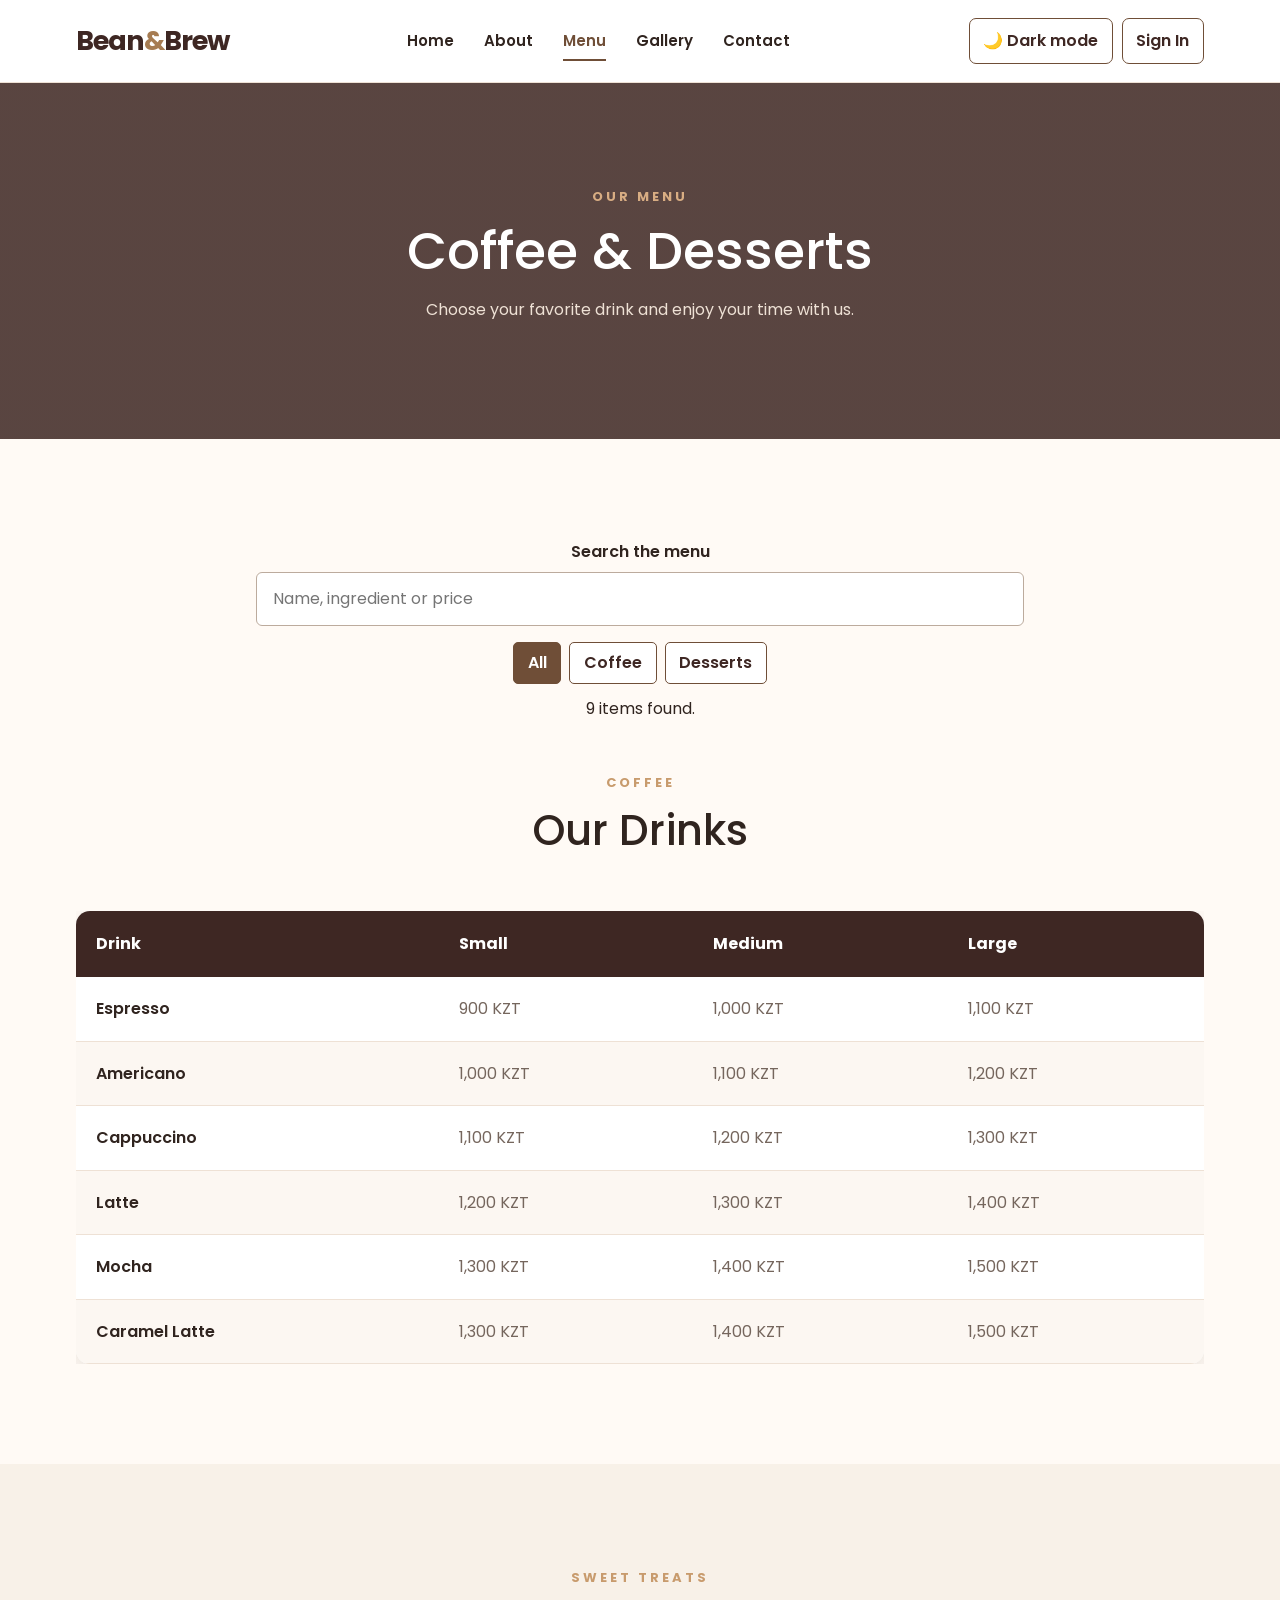
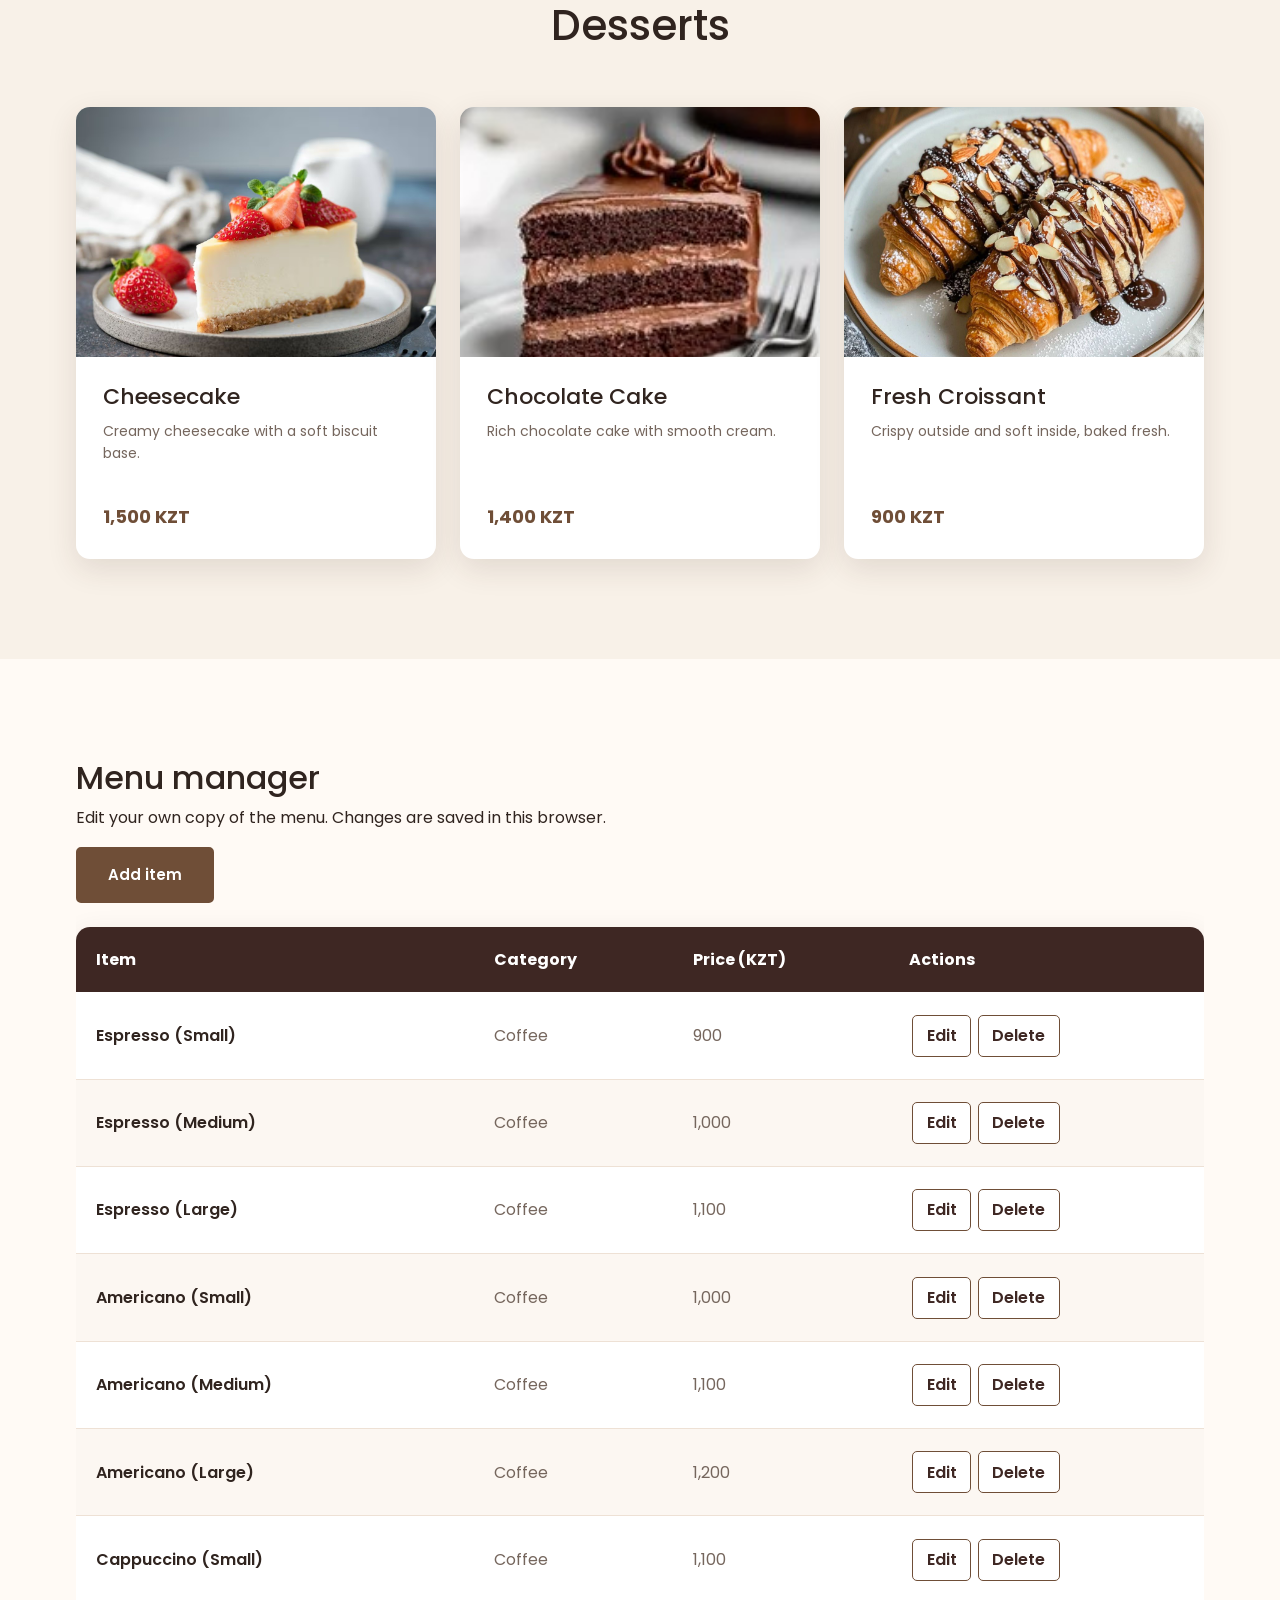
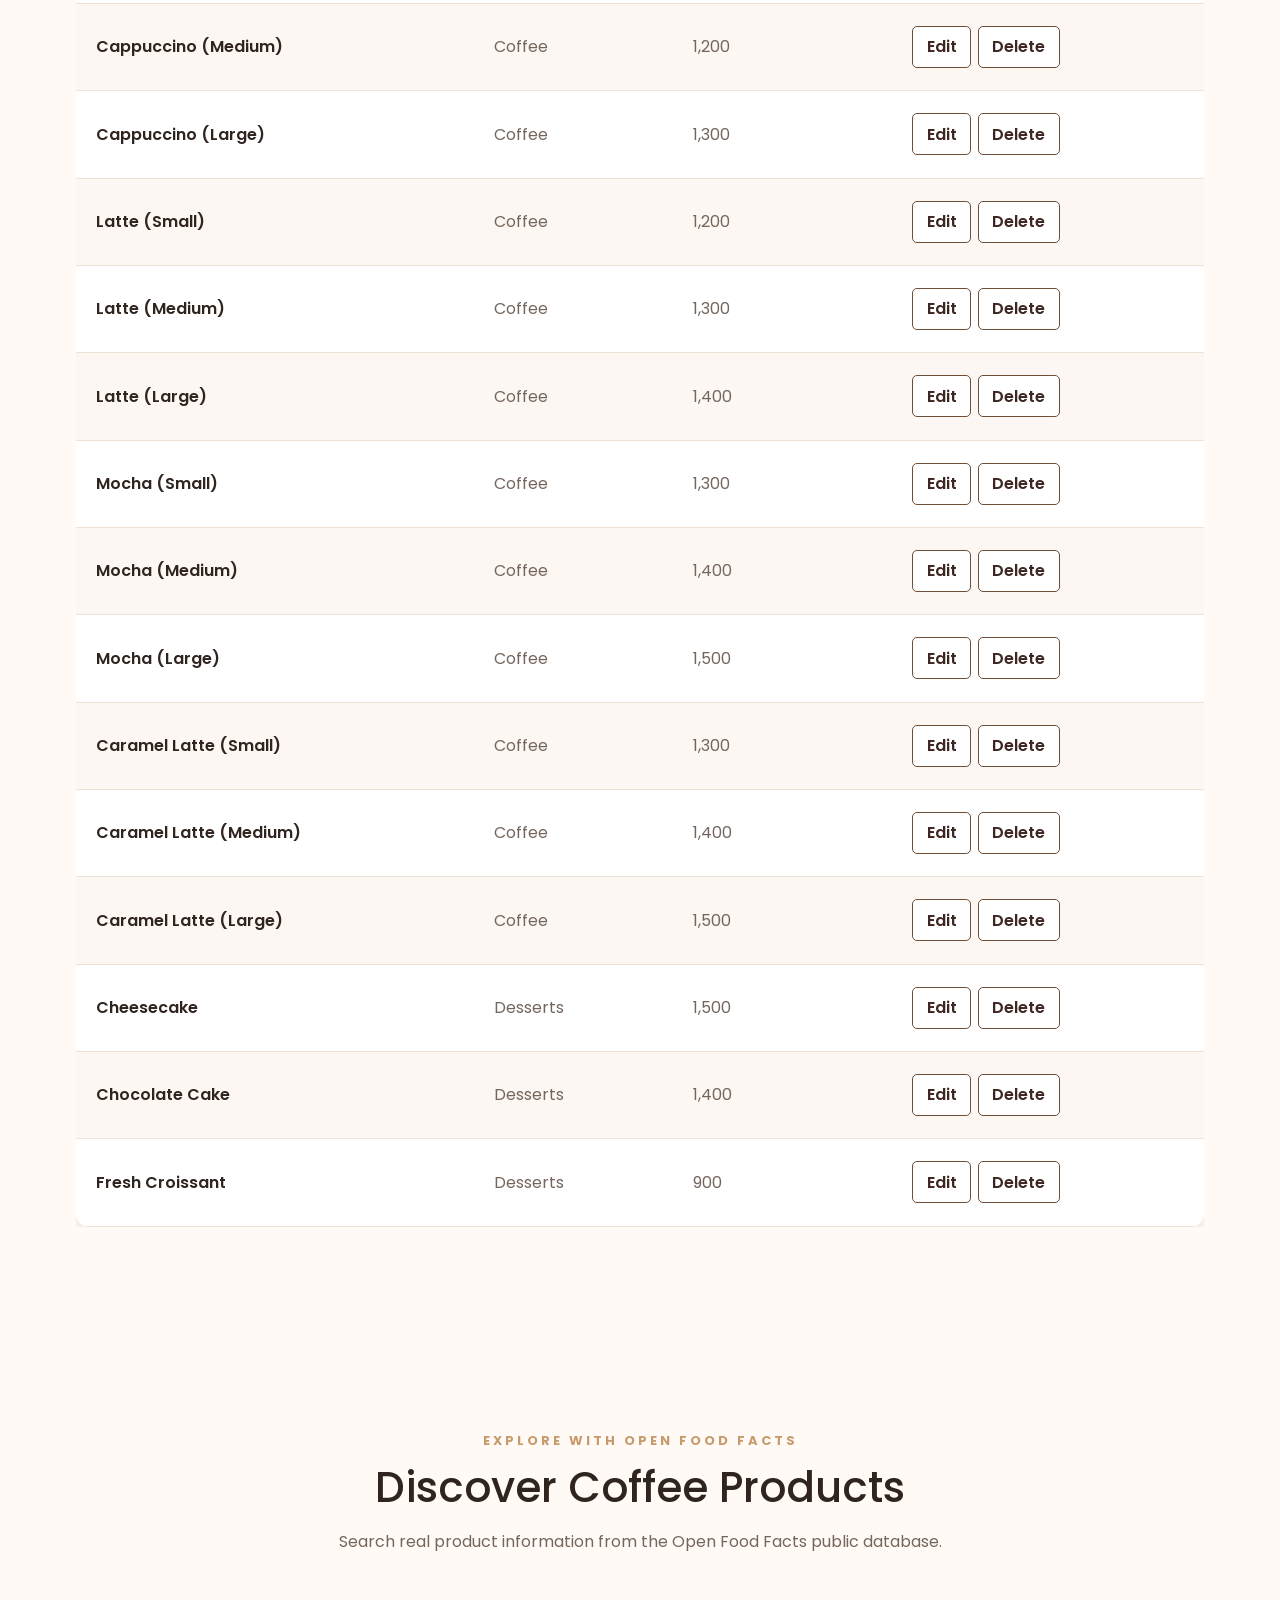
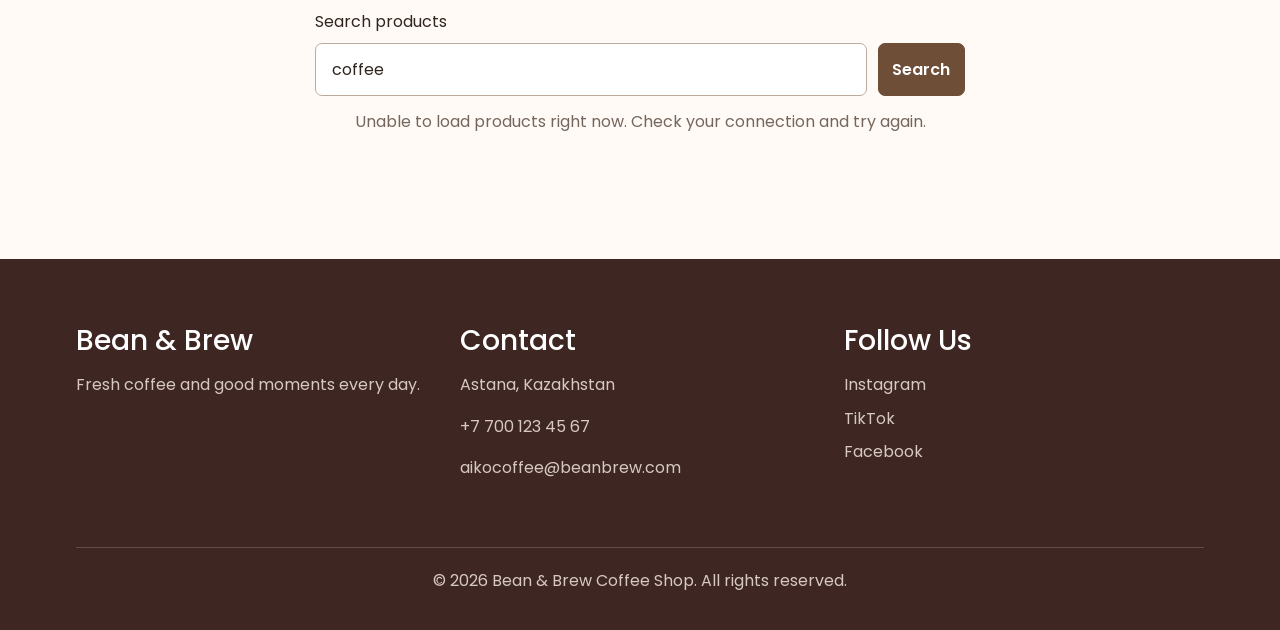
<file: menu.html>
<!DOCTYPE html>
<html lang="en">
<head>
    <meta charset="UTF-8">
    <meta name="viewport" content="width=device-width, initial-scale=1.0">

    <title>Menu - Bean & Brew</title>

    <link rel="preconnect" href="https://fonts.googleapis.com">
    <link rel="preconnect" href="https://fonts.gstatic.com" crossorigin>
    <link href="https://fonts.googleapis.com/css2?family=Poppins:wght@400;500;600;700&display=swap" rel="stylesheet">

    <link href="vendor/bootstrap.min.css" rel="stylesheet">

    <link rel="stylesheet" href="style.css">
    <link rel="stylesheet" href="endterm.css">
</head>

<body>

    <header class="site-header">
        <div class="container header-container">

            <a href="index.html" class="logo">
                Bean<span>&</span>Brew
            </a>

            <nav class="main-nav" aria-label="Main navigation">
                <a href="index.html">Home</a>
                <a href="about.html">About</a>
                <a href="menu.html" class="active">Menu</a>
                <a href="gallery.html">Gallery</a>
                <a href="contact.html">Contact</a>
            </nav>

            <div class="site-actions">
                <button type="button" class="utility-button" id="theme-toggle" aria-label="Switch color theme">🌙 Dark mode</button>
                <button type="button" class="utility-button" id="auth-open">Sign In</button>
                <span id="user-greeting" aria-live="polite" hidden></span>
                <button type="button" class="utility-button" id="sign-out" hidden>Sign Out</button>
            </div>

        </div>
    </header>

    <dialog id="auth-dialog" class="auth-dialog" aria-labelledby="auth-title">
        <form id="auth-form" class="auth-form">
            <button type="button" class="dialog-close" id="auth-close" aria-label="Close sign in">×</button>
            <h2 id="auth-title">Sign in to Bean & Brew</h2>
            <p>Enter your name and email to personalize this demo website.</p>

            <label for="auth-name">Your name</label>
            <input id="auth-name" name="name" type="text" autocomplete="name" required minlength="2">

            <label for="auth-email">Email address</label>
            <input id="auth-email" name="email" type="email" autocomplete="email" required>

            <label for="auth-password">Password</label>
            <input id="auth-password" name="password" type="password" autocomplete="current-password" minlength="8" required>

            <p class="auth-note">Demo sign-in only. Your password is checked in the form and is never saved.</p>
            <p id="auth-feedback" class="form-summary" role="status"></p>

            <button type="submit" class="primary-button">Sign In</button>
        </form>
    </dialog>

    <main>

        <section class="page-banner">
            <div class="container text-center">

                <span class="small-title">OUR MENU</span>

                <h1>Coffee & Desserts</h1>

                <p>
                    Choose your favorite drink and enjoy your time with us.
                </p>

            </div>
        </section>

        <section class="section">
            <div class="container">

                <div class="menu-filters">
                    <label for="menu-search">Search the menu</label>
                    <input type="search" id="menu-search" placeholder="Name, ingredient or price">

                    <div class="filter-buttons" role="group" aria-label="Menu category">
                        <button type="button" aria-pressed="true">All</button>
                        <button type="button" aria-pressed="false">Coffee</button>
                        <button type="button" aria-pressed="false">Desserts</button>
                    </div>

                    <p id="match-count" role="status"></p>
                </div>

                <div class="section-heading text-center">
                    <span class="small-title">COFFEE</span>
                    <h2>Our Drinks</h2>
                </div>

                <div class="table-responsive">
                    <table class="coffee-table">
                        <thead>
                            <tr>
                                <th>Drink</th>
                                <th>Small</th>
                                <th>Medium</th>
                                <th>Large</th>
                            </tr>
                        </thead>

                        <tbody>
                            <tr>
                                <td>Espresso</td>
                                <td>900 KZT</td>
                                <td>1,000 KZT</td>
                                <td>1,100 KZT</td>
                            </tr>

                            <tr>
                                <td>Americano</td>
                                <td>1,000 KZT</td>
                                <td>1,100 KZT</td>
                                <td>1,200 KZT</td>
                            </tr>

                            <tr>
                                <td>Cappuccino</td>
                                <td>1,100 KZT</td>
                                <td>1,200 KZT</td>
                                <td>1,300 KZT</td>
                            </tr>

                            <tr>
                                <td>Latte</td>
                                <td>1,200 KZT</td>
                                <td>1,300 KZT</td>
                                <td>1,400 KZT</td>
                            </tr>

                            <tr>
                                <td>Mocha</td>
                                <td>1,300 KZT</td>
                                <td>1,400 KZT</td>
                                <td>1,500 KZT</td>
                            </tr>

                            <tr>
                                <td>Caramel Latte</td>
                                <td>1,300 KZT</td>
                                <td>1,400 KZT</td>
                                <td>1,500 KZT</td>
                            </tr>
                        </tbody>
                    </table>
                </div>

            </div>
        </section>

        <section class="menu-cards-section">
            <div class="container">

                <div class="section-heading text-center">
                    <span class="small-title">SWEET TREATS</span>
                    <h2>Desserts</h2>
                </div>

                <div class="row g-4">

                    <div class="col-12 col-md-6 col-lg-4">
                        <div class="coffee-card">
                            <img
                                src="images/cheesecake.jpg"
                                alt="Cheesecake"
                                loading="lazy"
                            >

                            <div class="card-content">
                                <h3>Cheesecake</h3>
                                <p>
                                    Creamy cheesecake with a soft
                                    biscuit base.
                                </p>
                                <span class="price">1,500 KZT</span>
                            </div>
                        </div>
                    </div>

                    <div class="col-12 col-md-6 col-lg-4">
                        <div class="coffee-card">
                            <img
                                src="images/chocolate-cake.jpg"
                                alt="Chocolate cake"
                                loading="lazy"
                            >

                            <div class="card-content">
                                <h3>Chocolate Cake</h3>
                                <p>
                                    Rich chocolate cake with
                                    smooth cream.
                                </p>
                                <span class="price">1,400 KZT</span>
                            </div>
                        </div>
                    </div>

                    <div class="col-12 col-md-6 col-lg-4">
                        <div class="coffee-card">
                            <img
                                src="images/croissant.jpg"
                                alt="Croissant"
                                loading="lazy"
                            >

                            <div class="card-content">
                                <h3>Fresh Croissant</h3>
                                <p>
                                    Crispy outside and soft
                                    inside, baked fresh.
                                </p>
                                <span class="price">900 KZT</span>
                            </div>
                        </div>
                    </div>

                </div>

            </div>
        </section>

        <section class="section">
            <div class="container">

                <h2>Menu manager</h2>
                <p>Edit your own copy of the menu. Changes are saved in this browser.</p>

                <button class="coffee-btn" id="add-item" type="button">Add item</button>

                <p id="manager-status" role="status"></p>
                <p id="storage-status" role="status"></p>

                <div class="table-responsive" tabindex="0" role="region" aria-label="Editable menu items">
                    <table class="coffee-table" id="manager-table">
                        <thead>
                            <tr>
                                <th>Item</th>
                                <th>Category</th>
                                <th>Price (KZT)</th>
                                <th>Actions</th>
                            </tr>
                        </thead>
                        <tbody></tbody>
                    </table>
                </div>

            </div>

            <dialog id="item-dialog" aria-labelledby="editor-heading">
                <form id="item-form" class="contact-form">
                    <h2 id="editor-heading">Add item</h2>

                    <label for="item-name">Item name</label>
                    <input id="item-name" required>

                    <label for="item-category">Category</label>
                    <select id="item-category" required>
                        <option value="">Choose a category</option>
                        <option>Coffee</option>
                        <option>Desserts</option>
                    </select>

                    <label for="item-price">Price in KZT</label>
                    <input id="item-price" type="number" min="0.01" step="0.01" required>

                    <div class="editor-actions">
                        <button class="coffee-btn" type="submit">Save item</button>
                        <button class="plain-btn" id="cancel-edit" type="button">Cancel</button>
                    </div>
                </form>
            </dialog>
        </section>

        <section class="section api-section" id="coffee-discover">
            <div class="container">

                <div class="section-heading text-center">
                    <span class="small-title">EXPLORE WITH OPEN FOOD FACTS</span>
                    <h2>Discover Coffee Products</h2>
                    <p>Search real product information from the Open Food Facts public database.</p>
                </div>

                <div class="api-search">
                    <label for="api-search-input">Search products</label>

                    <div class="api-search-row">
                        <input id="api-search-input" type="search" value="coffee" placeholder="Try coffee, cappuccino or latte">
                        <button type="button" id="api-search-button" class="primary-button">Search</button>
                    </div>

                    <p id="api-status" role="status" aria-live="polite">Loading coffee products...</p>
                </div>

                <div id="api-results" class="api-results" aria-live="polite"></div>

            </div>
        </section>

    </main>

    <footer class="site-footer">
        <div class="container">

            <div class="row g-4">

                <div class="col-12 col-md-4">
                    <h3>Bean & Brew</h3>
                    <p>Fresh coffee and good moments every day.</p>
                </div>

                <div class="col-12 col-md-4">
                    <h3>Contact</h3>
                    <p>Astana, Kazakhstan</p>
                    <p>+7 700 123 45 67</p>
                    <p>aikocoffee@beanbrew.com</p>
                </div>

                <div class="col-12 col-md-4">
                    <h3>Follow Us</h3>
                    <div class="social-links">
                        <span>Instagram</span>
                        <span>TikTok</span>
                        <span>Facebook</span>
                    </div>
                </div>

            </div>

            <div class="footer-bottom">
                <p>&copy; 2026 Bean & Brew Coffee Shop. All rights reserved.</p>
            </div>

        </div>
    </footer>

    <script src="vendor/jquery-3.7.1.min.js"></script>
    <script src="js/script.js"></script>
</body>
</html>
</file>
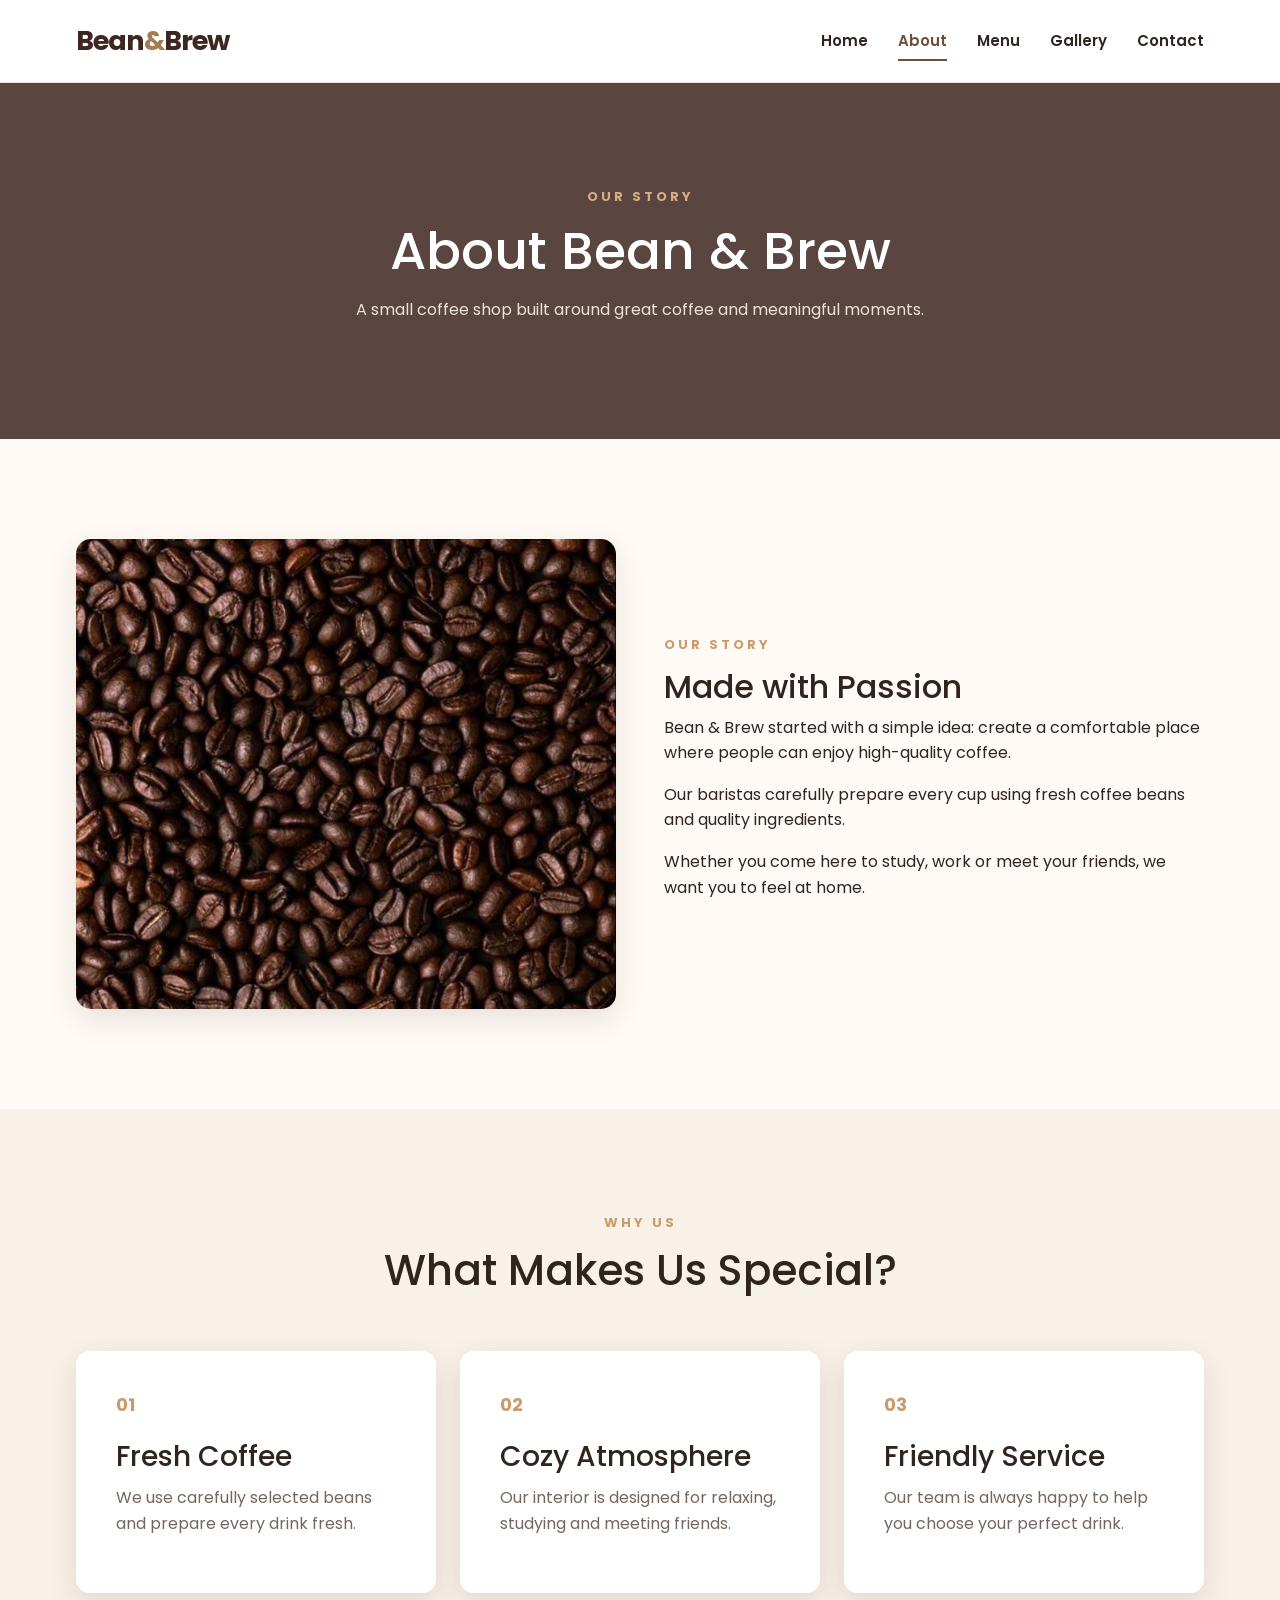
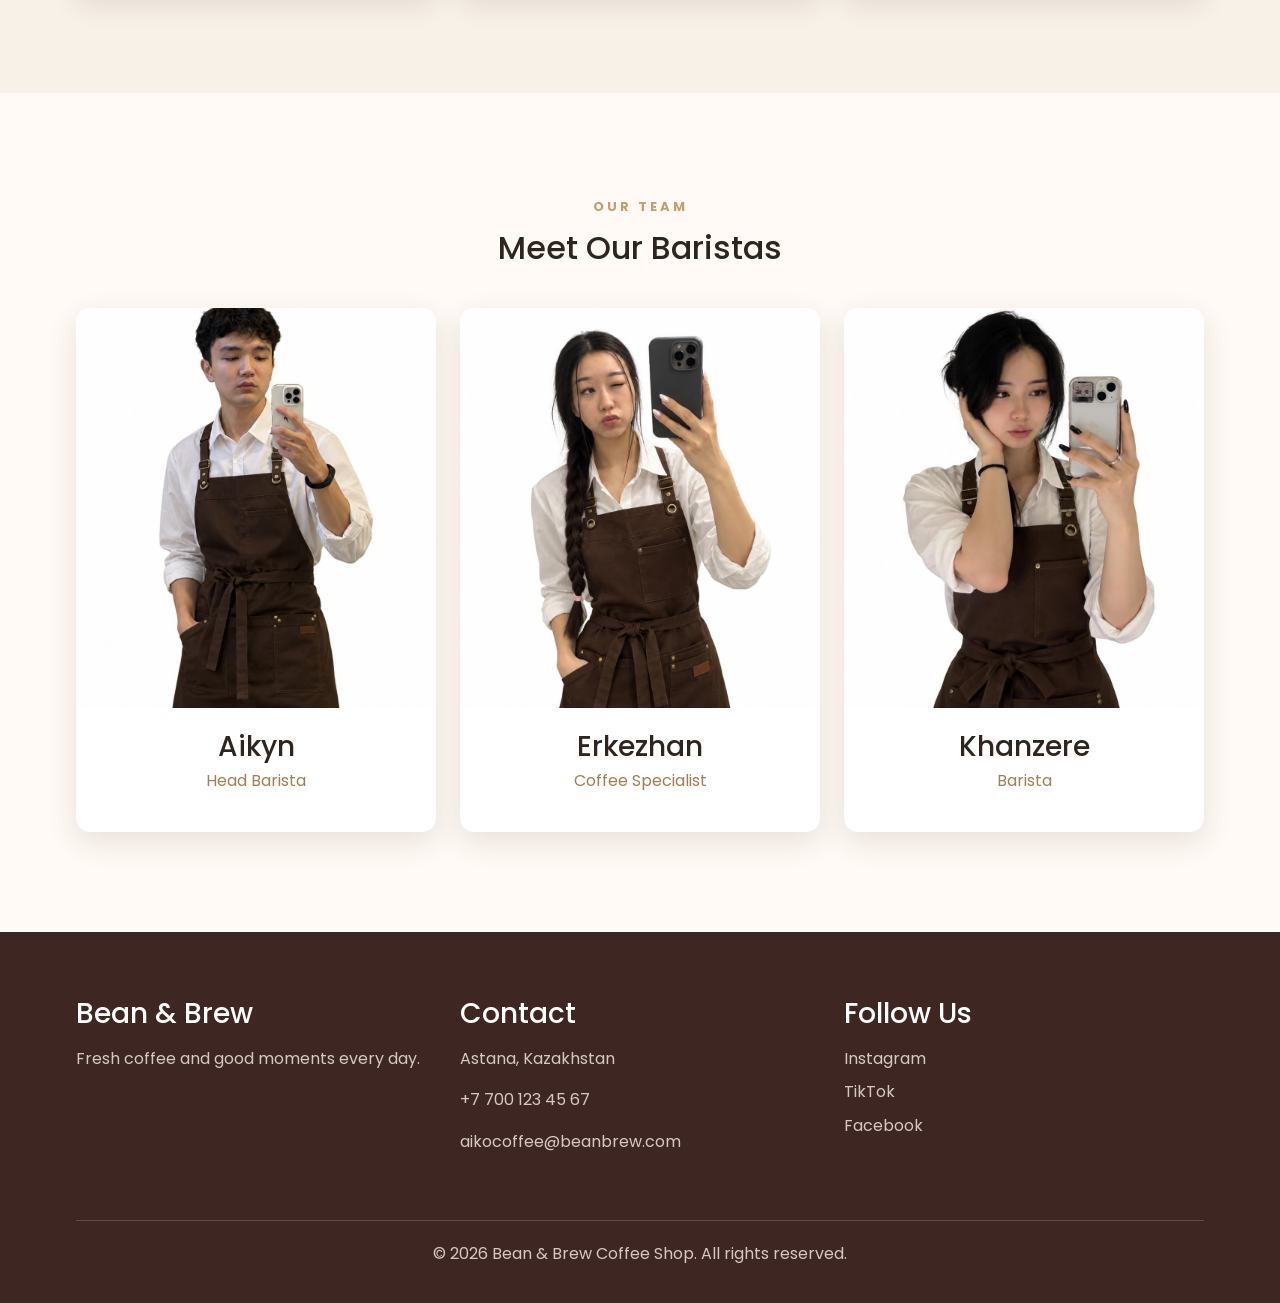
<file: web1midterm/about.html>
<!DOCTYPE html>
<html lang="en">
<head>
    <meta charset="UTF-8">
    <meta name="viewport" content="width=device-width, initial-scale=1.0">

    <title>About Us - Bean & Brew</title>

    <link rel="preconnect" href="https://fonts.googleapis.com">
    <link rel="preconnect" href="https://fonts.gstatic.com" crossorigin>
    <link href="https://fonts.googleapis.com/css2?family=Poppins:wght@400;500;600;700&display=swap" rel="stylesheet">

    <link href="https://cdn.jsdelivr.net/npm/bootstrap@5.3.3/dist/css/bootstrap.min.css" rel="stylesheet">

    <link rel="stylesheet" href="style.css">
</head>

<body>

<header class="site-header">
    <div class="container header-container">

        <a href="index.html" class="logo">
            Bean<span>&</span>Brew
        </a>

        <nav class="main-nav">
            <a href="index.html">Home</a>
            <a href="about.html" class="active">About</a>
            <a href="menu.html">Menu</a>
            <a href="gallery.html">Gallery</a>
            <a href="contact.html">Contact</a>
        </nav>

    </div>
</header>


<main>

    <section class="page-banner">
        <div class="container text-center">
            <span class="small-title">OUR STORY</span>
            <h1>About Bean & Brew</h1>
            <p>
                A small coffee shop built around great coffee
                and meaningful moments.
            </p>
        </div>
    </section>


    <section class="section">
        <div class="container">

            <div class="row align-items-center g-5">

                <div class="col-12 col-md-6">
                    <img
                        src="images/beans.jpg"
                        alt="Coffee beans"
                        class="large-image"
                        loading="lazy"
                    >
                </div>

                <div class="col-12 col-md-6">

                    <span class="small-title">OUR STORY</span>

                    <h2>Made with Passion</h2>

                    <p>
                        Bean & Brew started with a simple idea:
                        create a comfortable place where people
                        can enjoy high-quality coffee.
                    </p>

                    <p>
                        Our baristas carefully prepare every cup
                        using fresh coffee beans and quality ingredients.
                    </p>

                    <p>
                        Whether you come here to study, work or meet
                        your friends, we want you to feel at home.
                    </p>

                </div>

            </div>

        </div>
    </section>


    <section class="features-section">
        <div class="container">

            <div class="section-heading text-center">
                <span class="small-title">WHY US</span>
                <h2>What Makes Us Special?</h2>
            </div>

            <div class="row g-4">

                <div class="col-12 col-md-4">
                    <div class="feature-box">
                        <div class="feature-number">01</div>
                        <h3>Fresh Coffee</h3>
                        <p>
                            We use carefully selected beans
                            and prepare every drink fresh.
                        </p>
                    </div>
                </div>

                <div class="col-12 col-md-4">
                    <div class="feature-box">
                        <div class="feature-number">02</div>
                        <h3>Cozy Atmosphere</h3>
                        <p>
                            Our interior is designed for relaxing,
                            studying and meeting friends.
                        </p>
                    </div>
                </div>

                <div class="col-12 col-md-4">
                    <div class="feature-box">
                        <div class="feature-number">03</div>
                        <h3>Friendly Service</h3>
                        <p>
                            Our team is always happy to help
                            you choose your perfect drink.
                        </p>
                    </div>
                </div>

            </div>

        </div>
    </section>


    <section class="section">
        <div class="container text-center">

            <span class="small-title">OUR TEAM</span>

            <h2>Meet Our Baristas</h2>

            <div class="row g-4 mt-3">

                <div class="col-12 col-md-4">
                    <div class="team-card">
                        <img
                            src="images/aikyn.jpg"
                            alt="Barista"
                            loading="lazy"
                        >
                        <h3>Aikyn</h3>
                        <p>Head Barista</p>
                    </div>
                </div>

                <div class="col-12 col-md-4">
                    <div class="team-card">
                        <img
                            src="images/erkezhan.jpg"
                            alt="Barista"
                            loading="lazy"
                        >
                        <h3>Erkezhan</h3>
                        <p>Coffee Specialist</p>
                    </div>
                </div>

                <div class="col-12 col-md-4">
                    <div class="team-card">
                        <img
                            src="images/khanzere.jpg"
                            alt="Barista"
                            loading="lazy"
                        >
                        <h3>Khanzere</h3>
                        <p>Barista</p>
                    </div>
                </div>

            </div>

        </div>
    </section>

</main>


<footer class="site-footer">
    <div class="container">

        <div class="row g-4">

            <div class="col-12 col-md-4">
                <h3>Bean & Brew</h3>
                <p>Fresh coffee and good moments every day.</p>
            </div>

            <div class="col-12 col-md-4">
                <h3>Contact</h3>
                <p>Astana, Kazakhstan</p>
                <p>+7 700 123 45 67</p>
                <p>aikocoffee@beanbrew.com</p>
            </div>

            <div class="col-12 col-md-4">
                <h3>Follow Us</h3>
                <div class="social-links">
                    <a href="#">Instagram</a>
                    <a href="#">TikTok</a>
                    <a href="#">Facebook</a>
                </div>
            </div>

        </div>

        <div class="footer-bottom">
            <p>&copy; 2026 Bean & Brew Coffee Shop. All rights reserved.</p>
        </div>

    </div>
</footer>

</body>
</html>
</file>
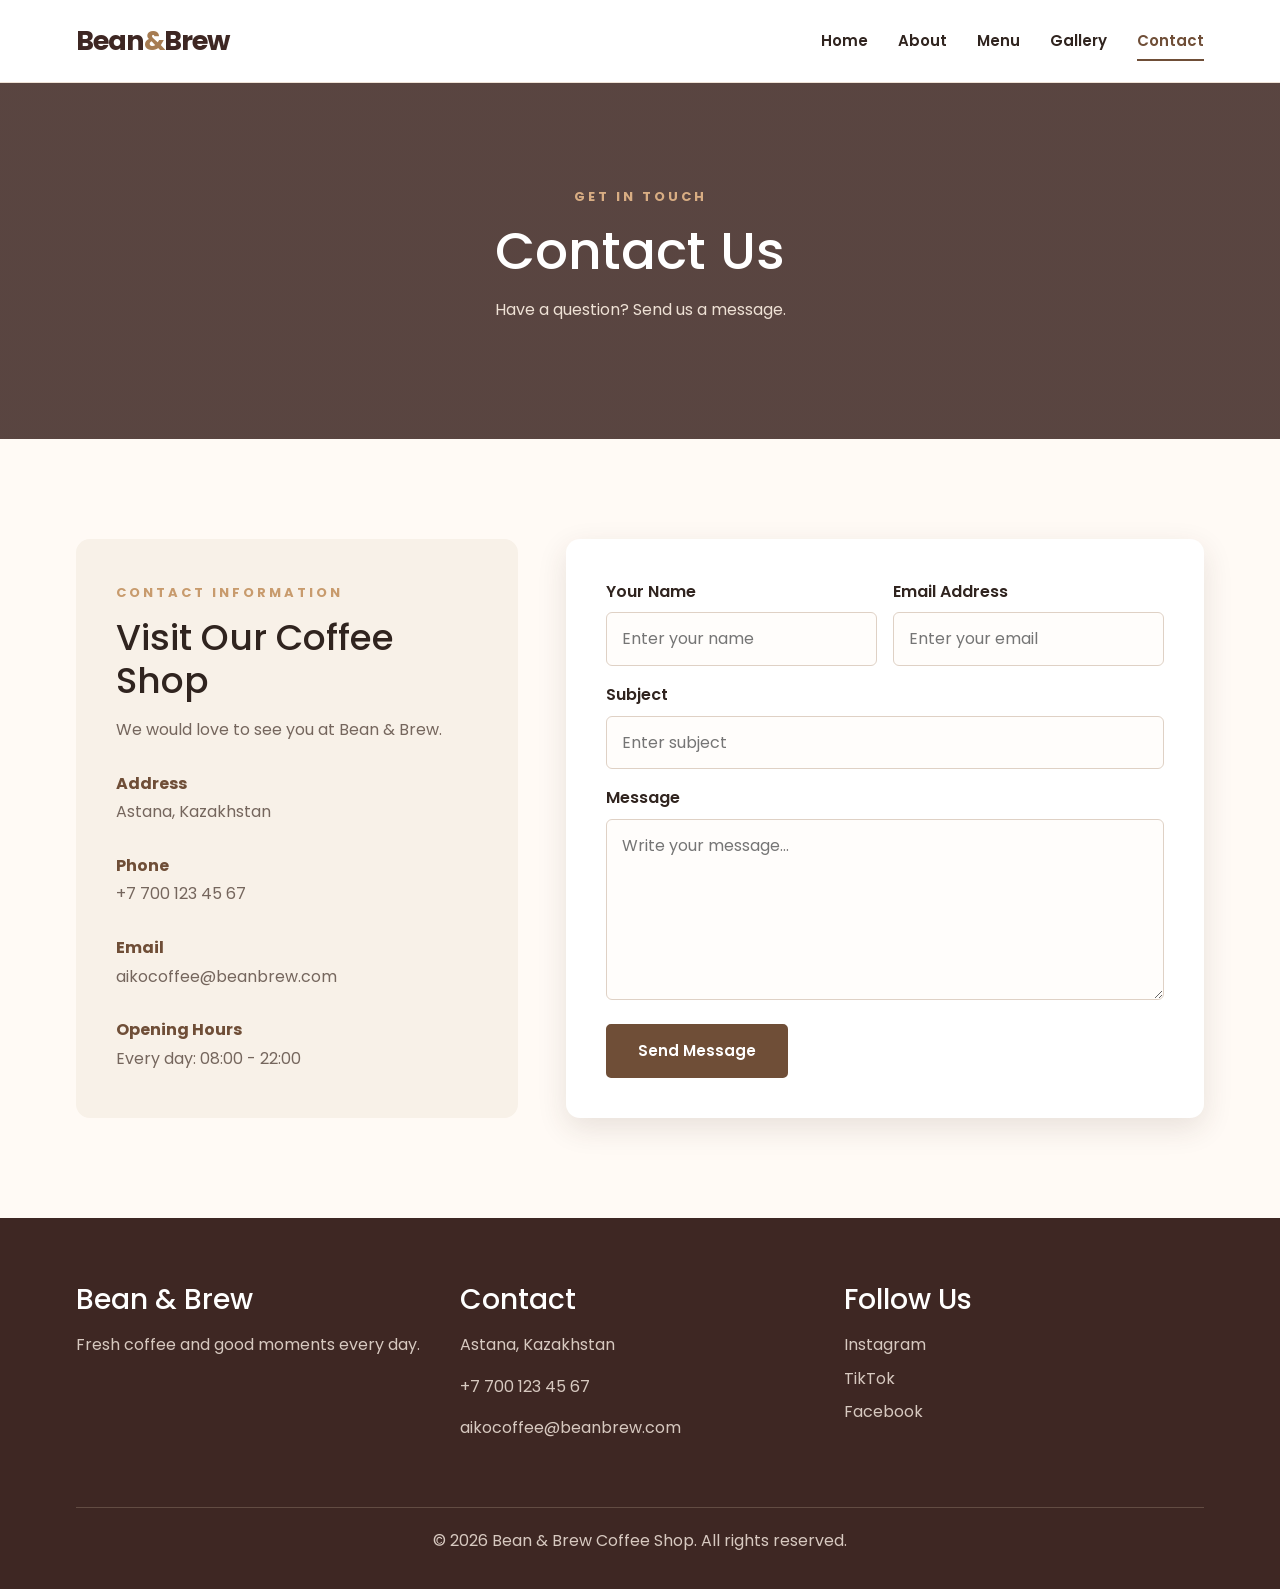
<file: web1midterm/contact.html>
<!DOCTYPE html>
<html lang="en">
<head>
    <meta charset="UTF-8">
    <meta name="viewport" content="width=device-width, initial-scale=1.0">

    <title>Contact - Bean & Brew</title>

    <link rel="preconnect" href="https://fonts.googleapis.com">
    <link rel="preconnect" href="https://fonts.gstatic.com" crossorigin>
    <link href="https://fonts.googleapis.com/css2?family=Poppins:wght@400;500;600;700&display=swap" rel="stylesheet">

    <link href="https://cdn.jsdelivr.net/npm/bootstrap@5.3.3/dist/css/bootstrap.min.css" rel="stylesheet">

    <link rel="stylesheet" href="style.css">
</head>

<body>

<header class="site-header">
    <div class="container header-container">

        <a href="index.html" class="logo">
            Bean<span>&</span>Brew
        </a>

        <nav class="main-nav">
            <a href="index.html">Home</a>
            <a href="about.html">About</a>
            <a href="menu.html">Menu</a>
            <a href="gallery.html">Gallery</a>
            <a href="contact.html" class="active">Contact</a>
        </nav>

    </div>
</header>


<main>

    <section class="page-banner">
        <div class="container text-center">

            <span class="small-title">GET IN TOUCH</span>

            <h1>Contact Us</h1>

            <p>
                Have a question? Send us a message.
            </p>

        </div>
    </section>


    <section class="section">

        <div class="container">

            <div class="row g-5">

                <div class="col-12 col-lg-5">

                    <div class="contact-info">

                        <span class="small-title">CONTACT INFORMATION</span>

                        <h2>Visit Our Coffee Shop</h2>

                        <p>
                            We would love to see you at Bean & Brew.
                        </p>

                        <div class="contact-item">
                            <strong>Address</strong>
                            <span>Astana, Kazakhstan</span>
                        </div>

                        <div class="contact-item">
                            <strong>Phone</strong>
                            <span>+7 700 123 45 67</span>
                        </div>

                        <div class="contact-item">
                            <strong>Email</strong>
                            <span>aikocoffee@beanbrew.com</span>
                        </div>

                        <div class="contact-item">
                            <strong>Opening Hours</strong>
                            <span>Every day: 08:00 - 22:00</span>
                        </div>

                    </div>

                </div>


                <div class="col-12 col-lg-7">

                    <form class="contact-form">

                        <div class="row g-3">

                            <div class="col-12 col-md-6">

                                <label for="name">
                                    Your Name
                                </label>

                                <input
                                    type="text"
                                    id="name"
                                    name="name"
                                    placeholder="Enter your name"
                                    required
                                >

                            </div>


                            <div class="col-12 col-md-6">

                                <label for="email">
                                    Email Address
                                </label>

                                <input
                                    type="email"
                                    id="email"
                                    name="email"
                                    placeholder="Enter your email"
                                    required
                                >

                            </div>


                            <div class="col-12">

                                <label for="subject">
                                    Subject
                                </label>

                                <input
                                    type="text"
                                    id="subject"
                                    name="subject"
                                    placeholder="Enter subject"
                                >

                            </div>


                            <div class="col-12">

                                <label for="message">
                                    Message
                                </label>

                                <textarea
                                    id="message"
                                    name="message"
                                    rows="6"
                                    placeholder="Write your message..."
                                    required
                                ></textarea>

                            </div>


                            <div class="col-12">

                                <button
                                    type="submit"
                                    class="btn coffee-btn"
                                >
                                    Send Message
                                </button>

                            </div>

                        </div>

                    </form>

                </div>

            </div>

        </div>

    </section>

</main>


<footer class="site-footer">
    <div class="container">

        <div class="row g-4">

            <div class="col-12 col-md-4">
                <h3>Bean & Brew</h3>
                <p>Fresh coffee and good moments every day.</p>
            </div>

            <div class="col-12 col-md-4">
                <h3>Contact</h3>
                <p>Astana, Kazakhstan</p>
                <p>+7 700 123 45 67</p>
                <p>aikocoffee@beanbrew.com</p>
            </div>

            <div class="col-12 col-md-4">
                <h3>Follow Us</h3>
                <div class="social-links">
                    <a href="#">Instagram</a>
                    <a href="#">TikTok</a>
                    <a href="#">Facebook</a>
                </div>
            </div>

        </div>

        <div class="footer-bottom">
            <p>&copy; 2026 Bean & Brew Coffee Shop. All rights reserved.</p>
        </div>

    </div>
</footer>

</body>
</html>
</file>
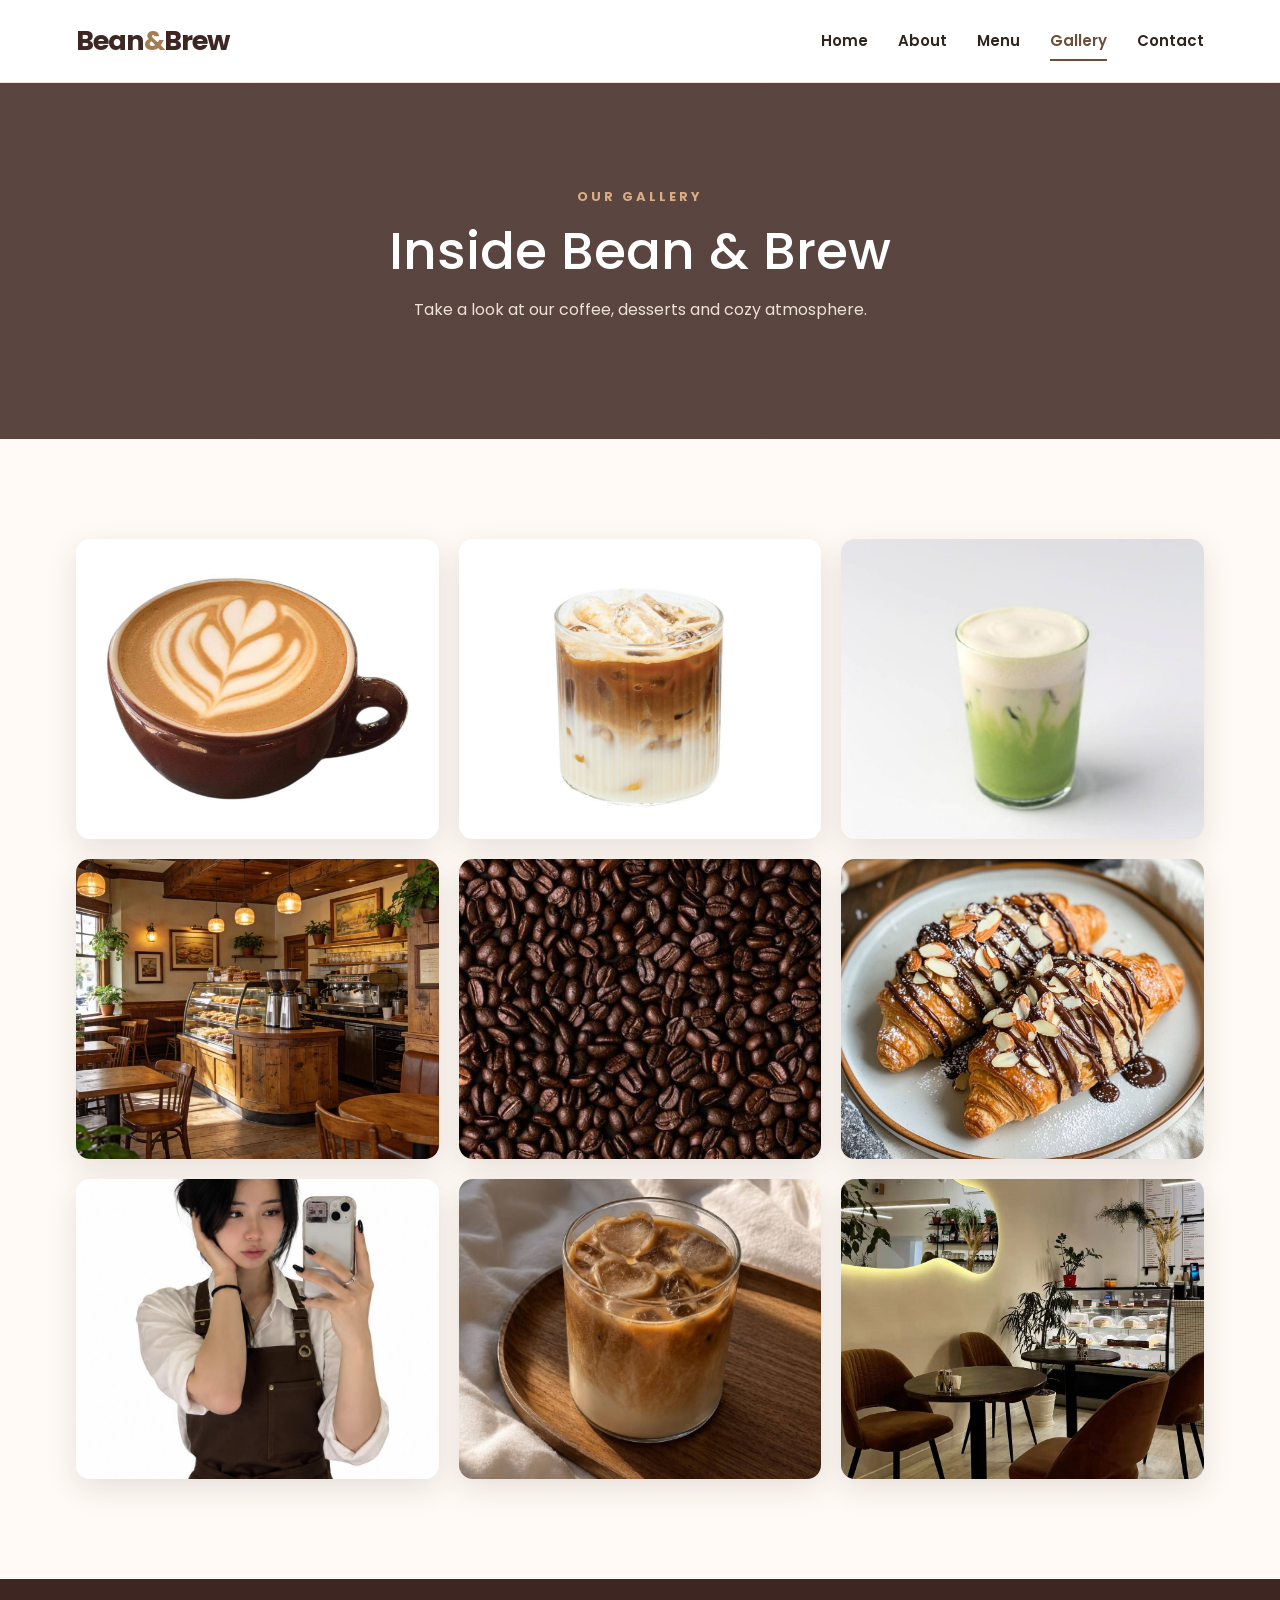
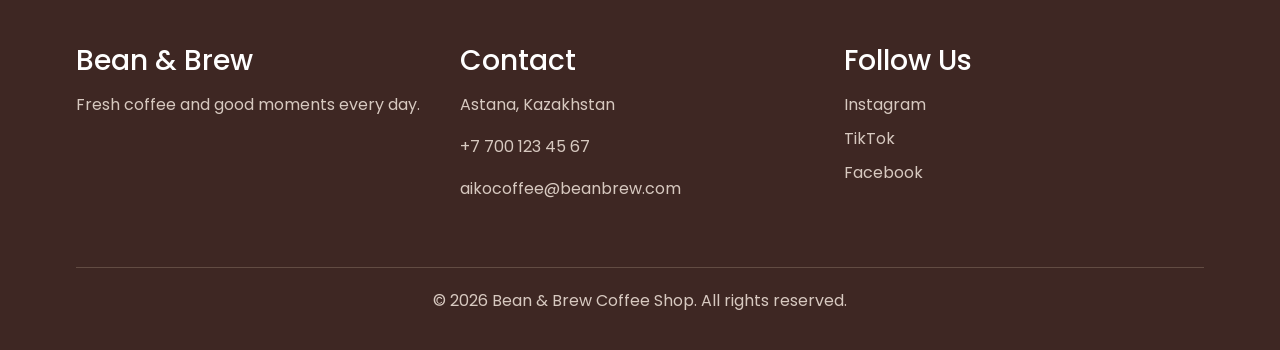
<file: web1midterm/gallery.html>
<!DOCTYPE html>
<html lang="en">
<head>
    <meta charset="UTF-8">
    <meta name="viewport" content="width=device-width, initial-scale=1.0">

    <title>Gallery - Bean & Brew</title>

    <link rel="preconnect" href="https://fonts.googleapis.com">
    <link rel="preconnect" href="https://fonts.gstatic.com" crossorigin>
    <link href="https://fonts.googleapis.com/css2?family=Poppins:wght@400;500;600;700&display=swap" rel="stylesheet">

    <link href="https://cdn.jsdelivr.net/npm/bootstrap@5.3.3/dist/css/bootstrap.min.css" rel="stylesheet">

    <link rel="stylesheet" href="style.css">

<body>

<header class="site-header">
    <div class="container header-container">

        <a href="index.html" class="logo">
            Bean<span>&</span>Brew
        </a>

        <nav class="main-nav">
            <a href="index.html">Home</a>
            <a href="about.html">About</a>
            <a href="menu.html">Menu</a>
            <a href="gallery.html" class="active">Gallery</a>
            <a href="contact.html">Contact</a>
        </nav>

    </div>
</header>


<main>

    <section class="page-banner">
        <div class="container text-center">

            <span class="small-title">OUR GALLERY</span>

            <h1>Inside Bean & Brew</h1>

            <p>
                Take a look at our coffee, desserts and cozy atmosphere.
            </p>

        </div>
    </section>


    <section class="section">

        <div class="container">

            <div class="gallery-grid">

                <div class="gallery-item">
                    <img
                        src="images/cappuccino.jpg"
                        alt="Coffee cup"
                        loading="lazy"
                    >
                    <div class="gallery-caption">
                        <span>Fresh Cappuccino</span>
                    </div>
                </div>


                <div class="gallery-item">
                    <img
                        src="images/ice-latte.jpg"
                        alt="Latte"
                        loading="lazy"
                    >
                    <div class="gallery-caption">
                        <span>Ice Latte</span>
                    </div>
                </div>


                <div class="gallery-item">
                    <img
                        src="images/mocha.jpg"
                        alt="Mocha"
                        loading="lazy"
                    >
                    <div class="gallery-caption">
                        <span>Mocha</span>
                    </div>
                </div>


                <div class="gallery-item">
                    <img
                        src="images/interior.jpg"
                        alt="Coffee shop interior"
                        loading="lazy"
                    >
                    <div class="gallery-caption">
                        <span>Our Interior</span>
                    </div>
                </div>


                <div class="gallery-item">
                    <img
                        src="images/beans.jpg"
                        alt="Coffee beans"
                        loading="lazy"
                    >
                    <div class="gallery-caption">
                        <span>Fresh Beans</span>
                    </div>
                </div>


                <div class="gallery-item">
                    <img
                        src="images/croissant.jpg"
                        alt="Dessert"
                        loading="lazy"
                    >
                    <div class="gallery-caption">
                        <span>Sweet Dessert</span>
                    </div>
                </div>


                <div class="gallery-item">
                    <img
                        src="images/khanzere.jpg"
                        alt="Barista"
                        loading="lazy"
                    >
                    <div class="gallery-caption">
                        <span>Our Barista</span>
                    </div>
                </div>


                <div class="gallery-item">
                    <img
                        src="images/morning-coffee.jpg"
                        alt="Coffee"
                        loading="lazy"
                    >
                    <div class="gallery-caption">
                        <span>Morning Coffee</span>
                    </div>
                </div>


                <div class="gallery-item">
                    <img
                        src="images/corner.jpg"
                        alt="Coffee shop"
                        loading="lazy"
                    >
                    <div class="gallery-caption">
                        <span>Cozy Corner</span>
                    </div>
                </div>

            </div>

        </div>

    </section>

</main>


<footer class="site-footer">
    <div class="container">

        <div class="row g-4">

            <div class="col-12 col-md-4">
                <h3>Bean & Brew</h3>
                <p>Fresh coffee and good moments every day.</p>
            </div>

            <div class="col-12 col-md-4">
                <h3>Contact</h3>
                <p>Astana, Kazakhstan</p>
                <p>+7 700 123 45 67</p>
                <p>aikocoffee@beanbrew.com</p>
            </div>

            <div class="col-12 col-md-4">
                <h3>Follow Us</h3>
                <div class="social-links">
                    <a href="#">Instagram</a>
                    <a href="#">TikTok</a>
                    <a href="#">Facebook</a>
                </div>
            </div>

        </div>

        <div class="footer-bottom">
            <p>&copy; 2026 Bean & Brew Coffee Shop. All rights reserved.</p>
        </div>

    </div>
</footer>

</body>
</html>
</file>
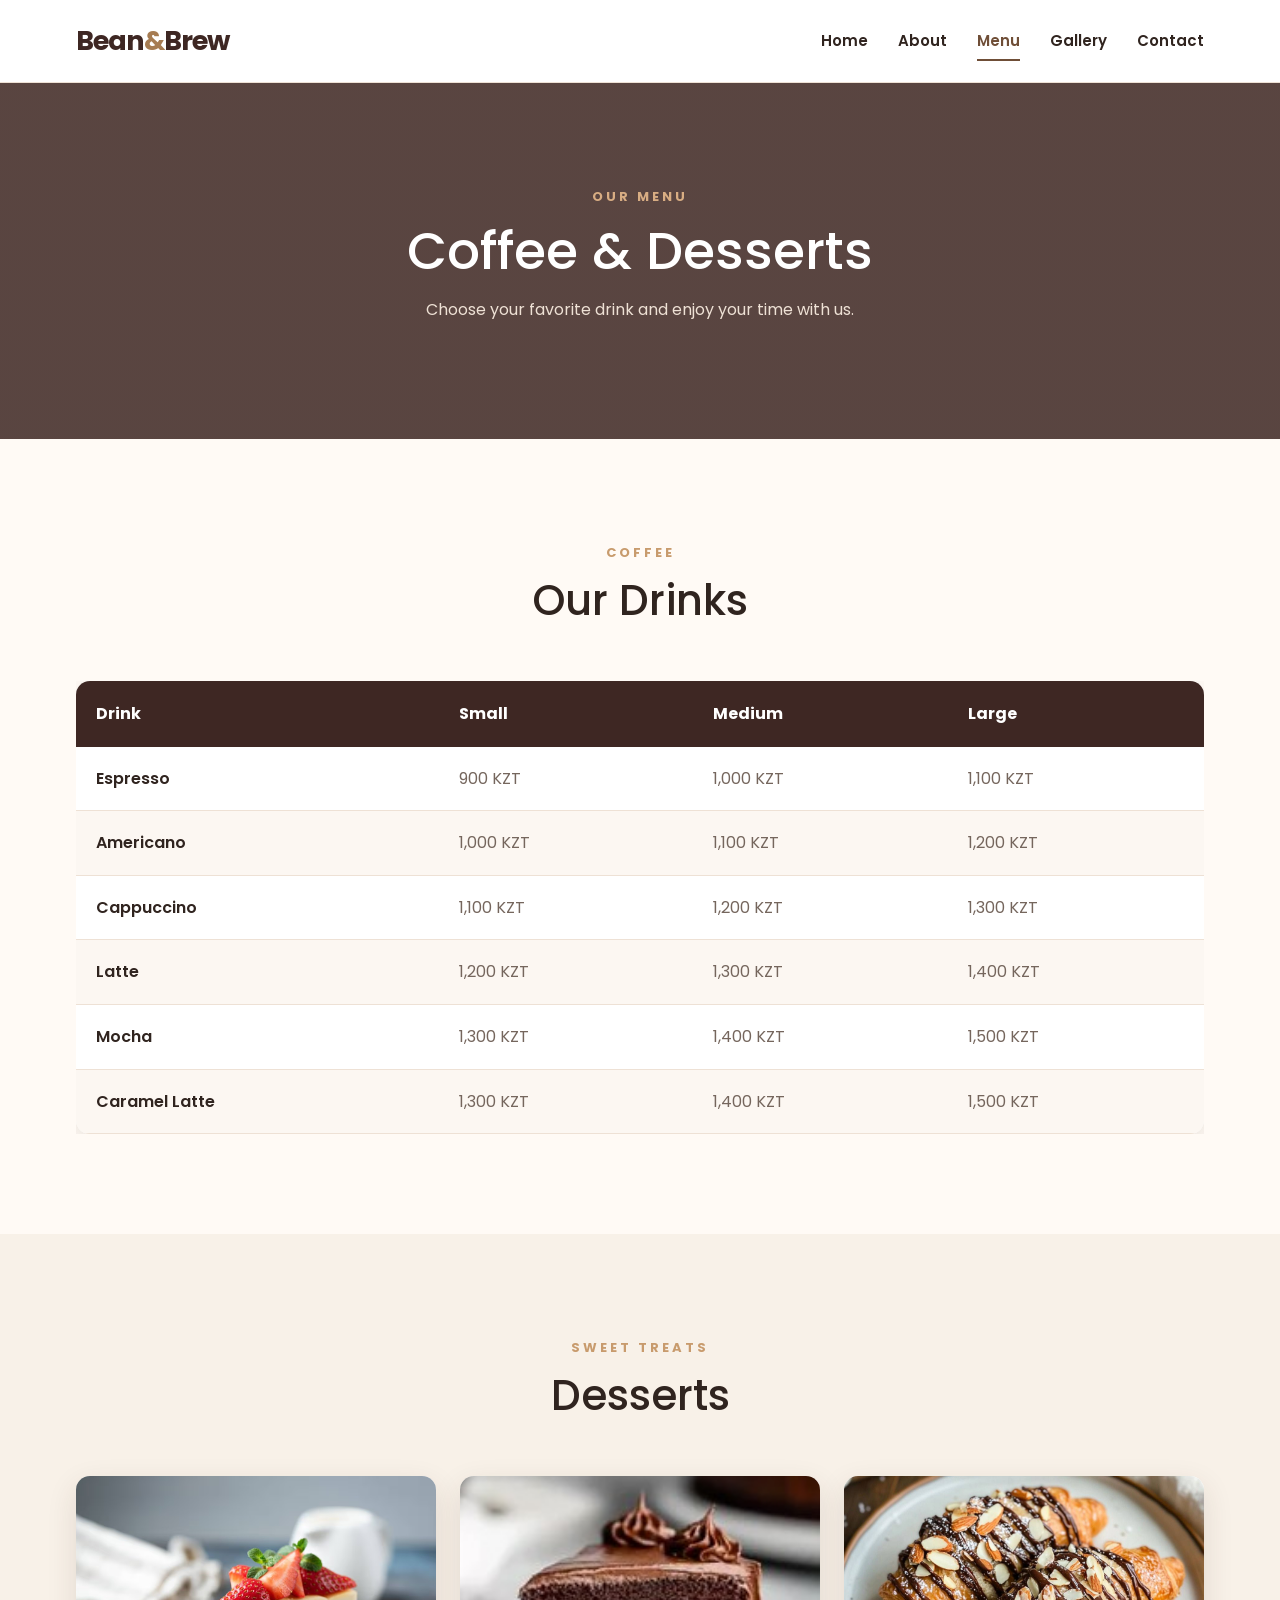
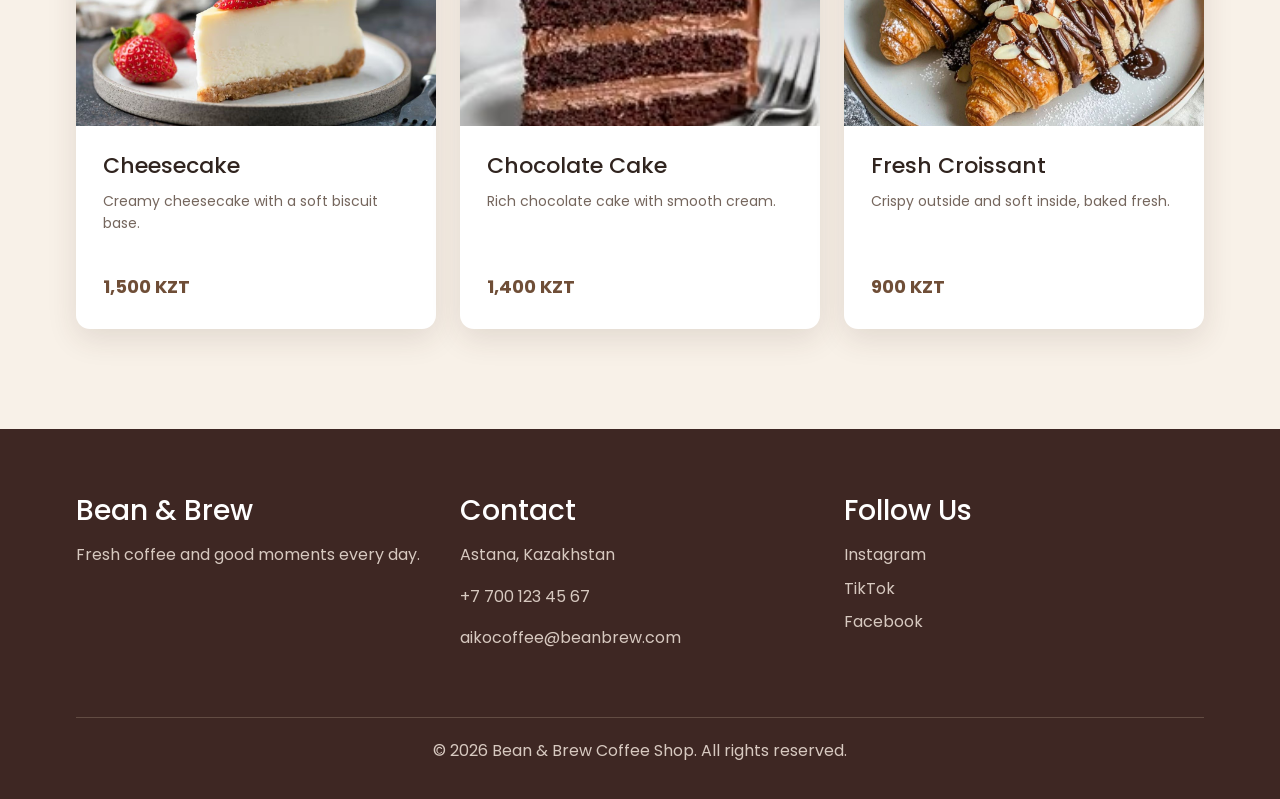
<file: web1midterm/menu.html>
<!DOCTYPE html>
<html lang="en">
<head>
    <meta charset="UTF-8">
    <meta name="viewport" content="width=device-width, initial-scale=1.0">

    <title>Menu - Bean & Brew</title>

    <link rel="preconnect" href="https://fonts.googleapis.com">
    <link rel="preconnect" href="https://fonts.gstatic.com" crossorigin>
    <link href="https://fonts.googleapis.com/css2?family=Poppins:wght@400;500;600;700&display=swap" rel="stylesheet">

    <link href="https://cdn.jsdelivr.net/npm/bootstrap@5.3.3/dist/css/bootstrap.min.css" rel="stylesheet">

    <link rel="stylesheet" href="style.css">
</head>

<body>

<header class="site-header">
    <div class="container header-container">

        <a href="index.html" class="logo">
            Bean<span>&</span>Brew
        </a>

        <nav class="main-nav">
            <a href="index.html">Home</a>
            <a href="about.html">About</a>
            <a href="menu.html" class="active">Menu</a>
            <a href="gallery.html">Gallery</a>
            <a href="contact.html">Contact</a>
        </nav>

    </div>
</header>


<main>

    <section class="page-banner">
        <div class="container text-center">

            <span class="small-title">OUR MENU</span>

            <h1>Coffee & Desserts</h1>

            <p>
                Choose your favorite drink and enjoy your time with us.
            </p>

        </div>
    </section>


    <section class="section">

        <div class="container">

            <div class="section-heading text-center">
                <span class="small-title">COFFEE</span>
                <h2>Our Drinks</h2>
            </div>


            <div class="table-responsive">

                <table class="coffee-table">

                    <thead>
                        <tr>
                            <th>Drink</th>
                            <th>Small</th>
                            <th>Medium</th>
                            <th>Large</th>
                        </tr>
                    </thead>

                    <tbody>

                        <tr>
                            <td>Espresso</td>
                            <td>900 KZT</td>
                            <td>1,000 KZT</td>
                            <td>1,100 KZT</td>
                        </tr>

                        <tr>
                            <td>Americano</td>
                            <td>1,000 KZT</td>
                            <td>1,100 KZT</td>
                            <td>1,200 KZT</td>
                        </tr>

                        <tr>
                            <td>Cappuccino</td>
                            <td>1,100 KZT</td>
                            <td>1,200 KZT</td>
                            <td>1,300 KZT</td>
                        </tr>

                        <tr>
                            <td>Latte</td>
                            <td>1,200 KZT</td>
                            <td>1,300 KZT</td>
                            <td>1,400 KZT</td>
                        </tr>

                        <tr>
                            <td>Mocha</td>
                            <td>1,300 KZT</td>
                            <td>1,400 KZT</td>
                            <td>1,500 KZT</td>
                        </tr>

                        <tr>
                            <td>Caramel Latte</td>
                            <td>1,300 KZT</td>
                            <td>1,400 KZT</td>
                            <td>1,500 KZT</td>
                        </tr>

                    </tbody>

                </table>

            </div>

        </div>

    </section>


    <section class="menu-cards-section">

        <div class="container">

            <div class="section-heading text-center">
                <span class="small-title">SWEET TREATS</span>
                <h2>Desserts</h2>
            </div>


            <div class="row g-4">

                <div class="col-12 col-md-6 col-lg-4">
                    <div class="coffee-card">
                        <img
                            src="images/cheesecake.jpg"
                            alt="Cheesecake"
                            loading="lazy"
                        >

                        <div class="card-content">
                            <h3>Cheesecake</h3>
                            <p>
                                Creamy cheesecake with a soft
                                biscuit base.
                            </p>
                            <span class="price">1,500 KZT</span>
                        </div>
                    </div>
                </div>


                <div class="col-12 col-md-6 col-lg-4">
                    <div class="coffee-card">
                        <img
                            src="images/chocolate-cake.jpg"
                            alt="Chocolate cake"
                            loading="lazy"
                        >

                        <div class="card-content">
                            <h3>Chocolate Cake</h3>
                            <p>
                                Rich chocolate cake with
                                smooth cream.
                            </p>
                            <span class="price">1,400 KZT</span>
                        </div>
                    </div>
                </div>


                <div class="col-12 col-md-6 col-lg-4">
                    <div class="coffee-card">
                        <img
                            src="images/croissant.jpg"
                            alt="Croissant"
                            loading="lazy"
                        >

                        <div class="card-content">
                            <h3>Fresh Croissant</h3>
                            <p>
                                Crispy outside and soft
                                inside, baked fresh.
                            </p>
                            <span class="price">900 KZT</span>
                        </div>
                    </div>
                </div>

            </div>

        </div>

    </section>

</main>


<footer class="site-footer">
    <div class="container">

        <div class="row g-4">

            <div class="col-12 col-md-4">
                <h3>Bean & Brew</h3>
                <p>Fresh coffee and good moments every day.</p>
            </div>

            <div class="col-12 col-md-4">
                <h3>Contact</h3>
                <p>Astana, Kazakhstan</p>
                <p>+7 700 123 45 67</p>
                <p>aikocoffee@beanbrew.com</p>
            </div>

            <div class="col-12 col-md-4">
                <h3>Follow Us</h3>
                <div class="social-links">
                    <a href="#">Instagram</a>
                    <a href="#">TikTok</a>
                    <a href="#">Facebook</a>
                </div>
            </div>

        </div>

        <div class="footer-bottom">
            <p>&copy; 2026 Bean & Brew Coffee Shop. All rights reserved.</p>
        </div>

    </div>
</footer>

</body>
</html>
</file>
<file: style.css>
:root {
    --coffee: #6f4e37;
    --coffee-dark: #3e2723;
    --coffee-light: #a67c52;
    --cream: #f8f1e8;
    --cream-dark: #eadccf;
    --white: #ffffff;
    --text: #30241f;
    --text-light: #75665d;
    --gold: #c89b6d;

    --footer-bg: #3e2723;
    --footer-heading: #ffffff;
    --footer-text: #d7c9c0;
    --footer-border: #624c43;

    --shadow: 0 10px 30px rgba(62, 39, 35, 0.12);
    --shadow-hover: 0 18px 40px rgba(62, 39, 35, 0.20);
}

* {
    margin: 0;
    padding: 0;
    box-sizing: border-box;
}

html {
    scroll-behavior: smooth;
}

body {
    font-family: "Poppins", Arial, sans-serif;
    background-color: #fffaf5;
    color: var(--text);
    line-height: 1.6;
}

img {
    max-width: 100%;
    display: block;
}

a {
    text-decoration: none;
    color: inherit;
}

button,
input,
textarea {
    font-family: inherit;
}

.container {
    width: 90%;
    max-width: 1200px;
    margin: 0 auto;
}

.site-header {
    position: sticky;
    top: 0;
    z-index: 1000;

    background: rgba(255, 255, 255, 0.96);
    backdrop-filter: blur(10px);

    border-bottom: 1px solid #eee1d5;
}

.header-container {
    min-height: 82px;

    display: flex;
    justify-content: space-between;
    align-items: center;
}

.logo {
    font-size: 27px;
    font-weight: 700;
    color: var(--coffee-dark);
    letter-spacing: -1px;
}

.logo span {
    color: var(--coffee-light);
}

.main-nav {
    display: flex;
    align-items: center;
    gap: 30px;
}

.main-nav a {
    position: relative;

    color: var(--text);
    font-size: 15px;
    font-weight: 600;

    transition: 0.3s;
}

.main-nav a:hover {
    color: var(--coffee);
}

.main-nav a::after {
    content: "";

    position: absolute;
    left: 0;
    bottom: -8px;

    width: 0;
    height: 2px;

    background-color: var(--coffee);

    transition: 0.3s;
}

.main-nav a:hover::after,
.main-nav a.active::after {
    width: 100%;
}

.main-nav a.active {
    color: var(--coffee);
}

.hero-section {
    min-height: 680px;

    display: flex;
    align-items: center;

    position: relative;

    background:
        linear-gradient(
            90deg,
            rgba(34, 20, 15, 0.88) 0%,
            rgba(34, 20, 15, 0.65) 45%,
            rgba(34, 20, 15, 0.20) 100%
        ),
        url("https://images.unsplash.com/photo-1495474472287-4d71bcdd2085?auto=format&fit=crop&w=1800&q=85")
        center / cover no-repeat;
}

.hero-content {
    width: 100%;
}

.hero-text {
    max-width: 650px;
    color: white;
}

.small-title {
    display: inline-block;

    color: var(--gold);
    font-size: 13px;
    font-weight: 700;
    letter-spacing: 3px;

    margin-bottom: 12px;
}

.hero-text .small-title {
    color: #e4b98c;
}

.hero-text h1 {
    color: white;

    font-size: 68px;
    line-height: 1.05;

    margin-bottom: 25px;

    letter-spacing: -2px;
}

.hero-text p {
    max-width: 570px;

    color: #f5eee9;
    font-size: 18px;

    margin-bottom: 35px;
}

.coffee-btn {
    display: inline-block;

    padding: 14px 30px;

    background-color: var(--coffee);
    color: white;

    border: 2px solid var(--coffee);
    border-radius: 5px;

    font-size: 15px;
    font-weight: 600;

    transition: 0.3s;
}

.coffee-btn:hover {
    background-color: var(--coffee-light);
    border-color: var(--coffee-light);
    color: white;

    transform: translateY(-3px);

    box-shadow: 0 8px 20px rgba(111, 78, 55, 0.3);
}

.section {
    padding: 100px 0;
}

.section-heading {
    max-width: 650px;
    margin: 0 auto 55px;

    text-align: center;
}

.section-heading h2 {
    font-size: 42px;
    margin-bottom: 15px;
}

.section-heading p {
    color: var(--text-light);
}

.coffee-card {
    height: 100%;

    overflow: hidden;

    background-color: white;

    border-radius: 14px;

    box-shadow: var(--shadow);

    transition: 0.35s;
}

.coffee-card:hover {
    transform: translateY(-10px);
    box-shadow: var(--shadow-hover);
}

.coffee-card img {
    width: 100%;
    height: 250px;

    object-fit: cover;

    transition: 0.5s;
}

.coffee-card:hover img {
    transform: scale(1.05);
}

.card-content {
    padding: 27px;
}

.card-content h3 {
    font-size: 22px;
    margin-bottom: 10px;
}

.card-content p {
    min-height: 55px;

    color: var(--text-light);

    font-size: 14px;
}

.price {
    display: inline-block;

    margin-top: 12px;

    color: var(--coffee);

    font-size: 18px;
    font-weight: 700;
}

.welcome-section {
    padding: 100px 0;

    background-color: var(--cream);
}

.large-image {
    width: 100%;
    height: 470px;

    object-fit: cover;

    border-radius: 15px;

    box-shadow: var(--shadow);
}

.welcome-section h2 {
    font-size: 42px;
    margin-bottom: 20px;
}

.welcome-section p {
    color: var(--text-light);

    margin-bottom: 15px;
}

.page-banner {
    position: relative;

    padding: 100px 20px;

    text-align: center;

    background:
        linear-gradient(
            rgba(62, 39, 35, 0.86),
            rgba(62, 39, 35, 0.86)
        ),
        url("https://images.unsplash.com/photo-1445116572660-236099ec97a0?auto=format&fit=crop&w=1800&q=85")
        center / cover no-repeat;
}

.page-banner h1 {
    color: white;

    font-size: 52px;

    margin-bottom: 15px;
}

.page-banner p {
    color: #eee1d5;
}

.page-banner .small-title {
    color: #d8ad83;
}

.features-section {
    padding: 100px 0;

    background-color: var(--cream);
}

.feature-box {
    height: 100%;

    padding: 40px;

    background-color: white;

    border-radius: 14px;

    box-shadow: var(--shadow);

    transition: 0.3s;
}

.feature-box:hover {
    transform: translateY(-8px);
    box-shadow: var(--shadow-hover);
}

.feature-number {
    margin-bottom: 20px;

    color: var(--gold);

    font-size: 18px;
    font-weight: 700;
}

.feature-box h3 {
    margin-bottom: 12px;
}

.feature-box p {
    color: var(--text-light);
}

.team-card {
    overflow: hidden;

    background-color: white;

    border-radius: 14px;

    box-shadow: var(--shadow);

    text-align: center;

    transition: 0.3s;
}

.team-card:hover {
    transform: translateY(-8px);
}

.team-card img {
    width: 100%;
    height: 400px;

    object-fit: cover;
}

.team-card h3 {
    margin-top: 22px;
    margin-bottom: 5px;
}

.team-card p {
    padding-bottom: 22px;

    color: var(--coffee-light);
}

.table-responsive {
    overflow-x: auto;
}

.coffee-table {
    width: 100%;

    border-collapse: collapse;

    background-color: white;

    border-radius: 14px;

    overflow: hidden;

    box-shadow: var(--shadow);
}

.coffee-table th {
    padding: 20px;

    background-color: var(--coffee-dark);

    color: white;

    text-align: left;
}

.coffee-table td {
    padding: 19px 20px;

    border-bottom: 1px solid #eee1d5;

    color: var(--text-light);
}

.coffee-table td:first-child {
    color: var(--text);
    font-weight: 600;
}

.coffee-table tbody tr:nth-child(even) {
    background-color: #fcf7f2;
}

.coffee-table tbody tr {
    transition: 0.2s;
}

.coffee-table tbody tr:hover {
    background-color: #f1e3d5;
}

.menu-cards-section {
    padding: 100px 0;

    background-color: var(--cream);
}

.gallery-grid {
    display: grid;

    grid-template-columns: repeat(3, 1fr);

    grid-auto-rows: 300px;

    gap: 20px;
}

.gallery-item {
    position: relative;

    overflow: hidden;

    border-radius: 14px;

    box-shadow: var(--shadow);
}

.gallery-item img {
    width: 100%;
    height: 100%;

    object-fit: cover;

    transition: 0.5s;
}

.gallery-item:hover img {
    transform: scale(1.1);
}

.gallery-caption {
    position: absolute;

    left: 0;
    right: 0;
    bottom: 0;

    padding: 30px 20px 20px;

    color: white;

    background: linear-gradient(
        transparent,
        rgba(0, 0, 0, 0.8)
    );

    transform: translateY(100%);

    transition: 0.35s;
}

.gallery-item:hover .gallery-caption {
    transform: translateY(0);
}

.gallery-caption span {
    font-weight: 600;
}

.contact-info {
    height: 100%;

    padding: 40px;

    background-color: var(--cream);

    border-radius: 14px;
}

.contact-info h2 {
    font-size: 36px;

    margin-bottom: 15px;
}

.contact-info > p {
    color: var(--text-light);
}

.contact-item {
    display: flex;
    flex-direction: column;

    margin-top: 28px;
}

.contact-item strong {
    color: var(--coffee);

    margin-bottom: 3px;
}

.contact-item span {
    color: var(--text-light);
}


.contact-form {
    padding: 40px;

    background-color: white;

    border-radius: 14px;

    box-shadow: var(--shadow);
}

.contact-form label {
    display: block;

    margin-bottom: 8px;

    font-weight: 600;
}

.contact-form input,
.contact-form textarea {
    width: 100%;

    padding: 13px 15px;

    border: 1px solid #dfd1c5;

    border-radius: 6px;

    background-color: #fffdfb;

    outline: none;

    transition: 0.3s;
}




.contact-form input:focus,
.contact-form textarea:focus {
    border-color: var(--coffee-light);

    box-shadow:
        0 0 0 4px rgba(166, 124, 82, 0.15);
}



.site-footer {
    padding: 65px 0 20px;
    background-color: var(--footer-bg);
    color: var(--footer-heading);
}

.site-footer h3 {
    color: var(--footer-heading);
    margin-bottom: 15px;
}

.site-footer p,
.site-footer .social-links a,
.site-footer .social-links span {
    color: var(--footer-text);
}

.social-links {
    display: flex;
    flex-direction: column;
    gap: 8px;
}

.social-links a {
    transition: 0.3s;
}

.social-links a:hover {
    color: #e4b98c;
}

.footer-bottom {
    margin-top: 50px;
    padding-top: 20px;
    border-top: 1px solid var(--footer-border);
    text-align: center;
}



@media (max-width: 992px) {

    .hero-text h1 {
        font-size: 55px;
    }

    .gallery-grid {
        grid-template-columns: repeat(2, 1fr);
    }

    .main-nav {
        gap: 18px;
    }

}

@media (max-width: 768px) {

    .header-container {
        min-height: auto;

        padding-top: 18px;
        padding-bottom: 18px;

        flex-direction: column;

        gap: 15px;
    }

    .main-nav {
        width: 100%;

        justify-content: center;

        flex-wrap: wrap;

        gap: 12px 18px;
    }

    .hero-section {
        min-height: 570px;

        text-align: center;

        background-position: center;
    }

    .hero-text {
        margin: 0 auto;
    }

    .hero-text h1 {
        font-size: 42px;
        letter-spacing: -1px;
    }

    .hero-text p {
        font-size: 15px;
    }

    .section {
        padding: 70px 0;
    }

    .welcome-section {
        padding: 70px 0;
    }

    .features-section {
        padding: 70px 0;
    }

    .menu-cards-section {
        padding: 70px 0;
    }

    .section-heading h2 {
        font-size: 34px;
    }

    .welcome-section h2 {
        font-size: 34px;
    }

    .large-image {
        height: 330px;
    }

    .page-banner {
        padding: 75px 20px;
    }

    .page-banner h1 {
        font-size: 38px;
    }

    .gallery-grid {
        grid-template-columns: 1fr;

        grid-auto-rows: 280px;
    }

    .gallery-caption {
        transform: translateY(0);
    }

    .coffee-table th,
    .coffee-table td {
        padding: 13px;

        font-size: 13px;
    }

    .contact-info,
    .contact-form {
        padding: 28px;
    }

}

.site-actions{
    display:flex;
    align-items:center;
    gap:.55rem;
    flex-wrap:wrap
}
.utility-button,.primary-button{
    border:1px solid var(--coffee);
    border-radius:7px;
    padding:.55rem .85rem;
    background:var(--white);
    color:var(--coffee-dark);
    font-weight:600;
    cursor:pointer
}
.primary-button{
    background:var(--coffee);
    color:#fff
}
.utility-button:hover,.primary-button:hover{
    filter:brightness(.94)
}
#user-greeting{
    font-weight:600;
    color:var(--coffee)
}
[hidden]{
    display:none!important
}
.auth-dialog{
    width:min(28rem,92vw);
    border:0;
    border-radius:16px;
    padding:0;
    margin:auto;
    background:var(--white);
    color:var(--text);
    box-shadow:var(--shadow)
}
.auth-dialog::backdrop{
    background:rgba(20,14,10,.65)
}
.auth-form{
    position:relative;
    display:grid;
    gap:.7rem;
    padding:2rem
}
.auth-form h2{
    padding-right:1.5rem
}
.auth-form input,.api-search input{
    width:100%;
    padding:.8rem 1rem;
    border:1px solid #bcab9d;
    border-radius:7px;
    background:var(--white);
    color:var(--text)
}
.dialog-close{
    position:absolute;
    right:1rem;
    top:.7rem;
    border:0;
    background:none;
    font-size:1.8rem;
    color:var(--text);
    cursor:pointer
}
.faq-list{
    max-width:850px;
    margin:2rem auto 0
}
.faq-item{
    border-bottom:1px solid var(--cream-dark);
    background:var(--white)
}
.faq-question {
    width: 100%;
    display: flex;
    justify-content: space-between;
    align-items: center;
    gap: 1rem;
    padding: 1.2rem 1.4rem;
    border: 0;
    background: transparent;
    color: var(--text);
    font-weight: 600;
    text-align: left;
    cursor: pointer
}

.faq-indicator {
    font-size: 1.5rem;
    color: var(--coffee);
    flex: none
}

.faq-answer {
    display: none;
    padding: 0 1.4rem 1.2rem;
    color: var(--text-light)
}

.faq-answer p {
    margin: 0
}

.api-search {
    max-width: 650px;
    margin: 1.5rem auto
}

.api-search-row {
    display: flex;
    gap: .7rem;
    margin-top: .5rem
}

.api-search-row input {
    flex: 1;
    min-width: 0
}

#api-status {
    text-align: center;
    margin-top: .8rem;
    color: var(--text-light)
}

.api-results {
    display: grid;
    grid-template-columns: repeat(auto-fit, minmax(220px, 1fr));
    gap: 1.2rem;
    margin-top: 1.5rem
}

.api-product {
    padding: 1rem;
    border-radius: 12px;
    background: var(--white);
    box-shadow: var(--shadow);
    display: flex;
    flex-direction: column;
    gap: .5rem
}

.api-product img {
    width: 100%;
    height: 150px;
    object-fit: contain;
    background: #f7f3ef;
    border-radius: 8px
}

.api-product h3 {
    font-size: 1rem;
    margin: .2rem 0
}

.api-product p {
    font-size: .9rem;
    color: var(--text-light);
    margin: 0
}

body.dark-theme {
    --footer-bg: #211d1a;
    --footer-heading: #f2e9e2;
    --footer-text: #c4b5aa;
    --footer-border: #45382f;

    --white: #211d1a;
    --cream: #2c2520;
    --cream-dark: #45382f;
    --text: #f2e9e2;
    --text-light: #c4b5aa;
    --coffee: #c49a75;
    --coffee-dark: #f0d5bd;
    --coffee-light: #d8ad86;
    --gold: #d7a878;
    --shadow: 0 10px 30px rgba(0, 0, 0, .28);
    background: #171412;
    color: var(--text)

    
}

body.dark-theme .site-header {
    background: rgba(30, 26, 23, .97);
    border-color: #45382f
}

body.dark-theme .site-header .logo,
body.dark-theme .main-nav a {
    color: var(--text)
}

body.dark-theme .page-banner,
body.dark-theme .welcome-section,
body.dark-theme .features-section,
body.dark-theme .menu-cards-section,
body.dark-theme .section {
    background-color: #171412;
    color: var(--text)
}

body.dark-theme .feature-box,
body.dark-theme .coffee-card,
body.dark-theme .contact-info,
body.dark-theme .contact-form,
body.dark-theme .faq-item,
body.dark-theme .api-product {
    background: #211d1a;
    color: var(--text)
}

body.dark-theme .coffee-table {
    color: var(--text)
}

body.dark-theme .utility-button {
    background: #2c2520;
    color: var(--text);
    border-color: #80634d
}

body.dark-theme .auth-dialog {
    background: #211d1a;
    color: var(--text)
}

body.dark-theme .auth-form input,
body.dark-theme .api-search input {
    background: #171412;
    color: var(--text);
    border-color: #665344
}

body.dark-theme .faq-answer {
    color: var(--text-light)
}

body.dark-theme .api-product img {
    background: #302923
}

@media (max-width: 900px) {
    .header-container {
        flex-wrap: wrap;
        padding: 1rem 0;
        gap: 1rem
    }

    .site-actions {
        justify-content: center;
        width: 100%
    }
}

@media (max-width: 520px) {
    .api-search-row {
        flex-direction: column
    }

    .utility-button,
    .primary-button {
        font-size: .88rem
    }

    .auth-form {
        padding: 1.4rem
    }
}

.auth-form input,
.api-search input {
    width: 100%;
    padding: .8rem 1rem;
    border: 1px solid #bcab9d;
    border-radius: 7px;
    background: var(--white);
    color: var(--text)
}

.dialog-close {
    position: absolute;
    right: 1rem;
    top: .7rem;
    border: 0;
    background: none;
    font-size: 1.8rem;
    color: var(--text);
    cursor: pointer
}

.faq-list {
    max-width: 850px;
    margin: 2rem auto 0
}

.faq-item {
    border-bottom: 1px solid var(--cream-dark);
    background: var(--white)
}
body.dark-theme .coffee-table th {
    background-color: #45382f;
    color: #f2e9e2;
}

body.dark-theme .coffee-table tbody tr,
body.dark-theme .coffee-table tbody tr td {
    background-color: #211d1a;
    color: #d6c5b8;
    border-bottom: 1px solid #45382f;
}

body.dark-theme .coffee-table td:first-child {
    color: #f2e9e2;
}

body.dark-theme .coffee-table tbody tr:nth-child(even),
body.dark-theme .coffee-table tbody tr:nth-child(even) td {
    background-color: #2c2520;
}

body.dark-theme .coffee-table tbody tr:hover,
body.dark-theme .coffee-table tbody tr:hover td {
    background-color: #45382f;
}


body.dark-theme .contact-form input,
body.dark-theme .contact-form textarea {
    background-color: #171412;
    color: #f2e9e2;
    border-color: #665344;
}
</file>
<file: web1midterm/style.css>
:root {
    --coffee: #6f4e37;
    --coffee-dark: #3e2723;
    --coffee-light: #a67c52;
    --cream: #f8f1e8;
    --cream-dark: #eadccf;
    --white: #ffffff;
    --text: #30241f;
    --text-light: #75665d;
    --gold: #c89b6d;

    --shadow: 0 10px 30px rgba(62, 39, 35, 0.12);
    --shadow-hover: 0 18px 40px rgba(62, 39, 35, 0.20);
}

* {
    margin: 0;
    padding: 0;
    box-sizing: border-box;
}

html {
    scroll-behavior: smooth;
}

body {
    font-family: "Poppins", Arial, sans-serif;
    background-color: #fffaf5;
    color: var(--text);
    line-height: 1.6;
}

img {
    max-width: 100%;
    display: block;
}

a {
    text-decoration: none;
    color: inherit;
}

button,
input,
textarea {
    font-family: inherit;
}

.container {
    width: 90%;
    max-width: 1200px;
    margin: 0 auto;
}

.site-header {
    position: sticky;
    top: 0;
    z-index: 1000;

    background: rgba(255, 255, 255, 0.96);
    backdrop-filter: blur(10px);

    border-bottom: 1px solid #eee1d5;
}

.header-container {
    min-height: 82px;

    display: flex;
    justify-content: space-between;
    align-items: center;
}

.logo {
    font-size: 27px;
    font-weight: 700;
    color: var(--coffee-dark);
    letter-spacing: -1px;
}

.logo span {
    color: var(--coffee-light);
}

.main-nav {
    display: flex;
    align-items: center;
    gap: 30px;
}

.main-nav a {
    position: relative;

    color: var(--text);
    font-size: 15px;
    font-weight: 600;

    transition: 0.3s;
}

.main-nav a:hover {
    color: var(--coffee);
}

.main-nav a::after {
    content: "";

    position: absolute;
    left: 0;
    bottom: -8px;

    width: 0;
    height: 2px;

    background-color: var(--coffee);

    transition: 0.3s;
}

.main-nav a:hover::after,
.main-nav a.active::after {
    width: 100%;
}

.main-nav a.active {
    color: var(--coffee);
}

.hero-section {
    min-height: 680px;

    display: flex;
    align-items: center;

    position: relative;

    background:
        linear-gradient(
            90deg,
            rgba(34, 20, 15, 0.88) 0%,
            rgba(34, 20, 15, 0.65) 45%,
            rgba(34, 20, 15, 0.20) 100%
        ),
        url("https://images.unsplash.com/photo-1495474472287-4d71bcdd2085?auto=format&fit=crop&w=1800&q=85")
        center / cover no-repeat;
}

.hero-content {
    width: 100%;
}

.hero-text {
    max-width: 650px;
    color: white;
}

.small-title {
    display: inline-block;

    color: var(--gold);
    font-size: 13px;
    font-weight: 700;
    letter-spacing: 3px;

    margin-bottom: 12px;
}

.hero-text .small-title {
    color: #e4b98c;
}

.hero-text h1 {
    color: white;

    font-size: 68px;
    line-height: 1.05;

    margin-bottom: 25px;

    letter-spacing: -2px;
}

.hero-text p {
    max-width: 570px;

    color: #f5eee9;
    font-size: 18px;

    margin-bottom: 35px;
}

.coffee-btn {
    display: inline-block;

    padding: 14px 30px;

    background-color: var(--coffee);
    color: white;

    border: 2px solid var(--coffee);
    border-radius: 5px;

    font-size: 15px;
    font-weight: 600;

    transition: 0.3s;
}

.coffee-btn:hover {
    background-color: var(--coffee-light);
    border-color: var(--coffee-light);
    color: white;

    transform: translateY(-3px);

    box-shadow: 0 8px 20px rgba(111, 78, 55, 0.3);
}

.section {
    padding: 100px 0;
}

.section-heading {
    max-width: 650px;
    margin: 0 auto 55px;

    text-align: center;
}

.section-heading h2 {
    font-size: 42px;
    margin-bottom: 15px;
}

.section-heading p {
    color: var(--text-light);
}

.coffee-card {
    height: 100%;

    overflow: hidden;

    background-color: white;

    border-radius: 14px;

    box-shadow: var(--shadow);

    transition: 0.35s;
}

.coffee-card:hover {
    transform: translateY(-10px);
    box-shadow: var(--shadow-hover);
}

.coffee-card img {
    width: 100%;
    height: 250px;

    object-fit: cover;

    transition: 0.5s;
}

.coffee-card:hover img {
    transform: scale(1.05);
}

.card-content {
    padding: 27px;
}

.card-content h3 {
    font-size: 22px;
    margin-bottom: 10px;
}

.card-content p {
    min-height: 55px;

    color: var(--text-light);

    font-size: 14px;
}

.price {
    display: inline-block;

    margin-top: 12px;

    color: var(--coffee);

    font-size: 18px;
    font-weight: 700;
}

.welcome-section {
    padding: 100px 0;

    background-color: var(--cream);
}

.large-image {
    width: 100%;
    height: 470px;

    object-fit: cover;

    border-radius: 15px;

    box-shadow: var(--shadow);
}

.welcome-section h2 {
    font-size: 42px;
    margin-bottom: 20px;
}

.welcome-section p {
    color: var(--text-light);

    margin-bottom: 15px;
}

.page-banner {
    position: relative;

    padding: 100px 20px;

    text-align: center;

    background:
        linear-gradient(
            rgba(62, 39, 35, 0.86),
            rgba(62, 39, 35, 0.86)
        ),
        url("https://images.unsplash.com/photo-1445116572660-236099ec97a0?auto=format&fit=crop&w=1800&q=85")
        center / cover no-repeat;
}

.page-banner h1 {
    color: white;

    font-size: 52px;

    margin-bottom: 15px;
}

.page-banner p {
    color: #eee1d5;
}

.page-banner .small-title {
    color: #d8ad83;
}

.features-section {
    padding: 100px 0;

    background-color: var(--cream);
}

.feature-box {
    height: 100%;

    padding: 40px;

    background-color: white;

    border-radius: 14px;

    box-shadow: var(--shadow);

    transition: 0.3s;
}

.feature-box:hover {
    transform: translateY(-8px);
    box-shadow: var(--shadow-hover);
}

.feature-number {
    margin-bottom: 20px;

    color: var(--gold);

    font-size: 18px;
    font-weight: 700;
}

.feature-box h3 {
    margin-bottom: 12px;
}

.feature-box p {
    color: var(--text-light);
}

.team-card {
    overflow: hidden;

    background-color: white;

    border-radius: 14px;

    box-shadow: var(--shadow);

    text-align: center;

    transition: 0.3s;
}

.team-card:hover {
    transform: translateY(-8px);
}

.team-card img {
    width: 100%;
    height: 400px;

    object-fit: cover;
}

.team-card h3 {
    margin-top: 22px;
    margin-bottom: 5px;
}

.team-card p {
    padding-bottom: 22px;

    color: var(--coffee-light);
}

.table-responsive {
    overflow-x: auto;
}

.coffee-table {
    width: 100%;

    border-collapse: collapse;

    background-color: white;

    border-radius: 14px;

    overflow: hidden;

    box-shadow: var(--shadow);
}

.coffee-table th {
    padding: 20px;

    background-color: var(--coffee-dark);

    color: white;

    text-align: left;
}

.coffee-table td {
    padding: 19px 20px;

    border-bottom: 1px solid #eee1d5;

    color: var(--text-light);
}

.coffee-table td:first-child {
    color: var(--text);
    font-weight: 600;
}

.coffee-table tbody tr:nth-child(even) {
    background-color: #fcf7f2;
}

.coffee-table tbody tr {
    transition: 0.2s;
}

.coffee-table tbody tr:hover {
    background-color: #f1e3d5;
}

.menu-cards-section {
    padding: 100px 0;

    background-color: var(--cream);
}

.gallery-grid {
    display: grid;

    grid-template-columns: repeat(3, 1fr);

    grid-auto-rows: 300px;

    gap: 20px;
}

.gallery-item {
    position: relative;

    overflow: hidden;

    border-radius: 14px;

    box-shadow: var(--shadow);
}

.gallery-item img {
    width: 100%;
    height: 100%;

    object-fit: cover;

    transition: 0.5s;
}

.gallery-item:hover img {
    transform: scale(1.1);
}

.gallery-caption {
    position: absolute;

    left: 0;
    right: 0;
    bottom: 0;

    padding: 30px 20px 20px;

    color: white;

    background: linear-gradient(
        transparent,
        rgba(0, 0, 0, 0.8)
    );

    transform: translateY(100%);

    transition: 0.35s;
}

.gallery-item:hover .gallery-caption {
    transform: translateY(0);
}

.gallery-caption span {
    font-weight: 600;
}

.contact-info {
    height: 100%;

    padding: 40px;

    background-color: var(--cream);

    border-radius: 14px;
}

.contact-info h2 {
    font-size: 36px;

    margin-bottom: 15px;
}

.contact-info > p {
    color: var(--text-light);
}

.contact-item {
    display: flex;
    flex-direction: column;

    margin-top: 28px;
}

.contact-item strong {
    color: var(--coffee);

    margin-bottom: 3px;
}

.contact-item span {
    color: var(--text-light);
}


.contact-form {
    padding: 40px;

    background-color: white;

    border-radius: 14px;

    box-shadow: var(--shadow);
}

.contact-form label {
    display: block;

    margin-bottom: 8px;

    font-weight: 600;
}

.contact-form input,
.contact-form textarea {
    width: 100%;

    padding: 13px 15px;

    border: 1px solid #dfd1c5;

    border-radius: 6px;

    background-color: #fffdfb;

    outline: none;

    transition: 0.3s;
}


/* focus requirement */

.contact-form input:focus,
.contact-form textarea:focus {
    border-color: var(--coffee-light);

    box-shadow:
        0 0 0 4px rgba(166, 124, 82, 0.15);
}

.site-footer {
    padding: 65px 0 20px;

    background-color: var(--coffee-dark);

    color: white;
}

.site-footer h3 {
    color: white;

    margin-bottom: 15px;
}

.site-footer p {
    color: #d7c9c0;
}

.social-links {
    display: flex;
    flex-direction: column;

    gap: 8px;
}

.social-links a {
    color: #d7c9c0;

    transition: 0.3s;
}

.social-links a:hover {
    color: #e4b98c;
}

.footer-bottom {
    margin-top: 50px;
    padding-top: 20px;

    border-top: 1px solid #624c43;

    text-align: center;
}

@media (max-width: 992px) {

    .hero-text h1 {
        font-size: 55px;
    }

    .gallery-grid {
        grid-template-columns: repeat(2, 1fr);
    }

    .main-nav {
        gap: 18px;
    }

}

@media (max-width: 768px) {

    .header-container {
        min-height: auto;

        padding-top: 18px;
        padding-bottom: 18px;

        flex-direction: column;

        gap: 15px;
    }

    .main-nav {
        width: 100%;

        justify-content: center;

        flex-wrap: wrap;

        gap: 12px 18px;
    }

    .hero-section {
        min-height: 570px;

        text-align: center;

        background-position: center;
    }

    .hero-text {
        margin: 0 auto;
    }

    .hero-text h1 {
        font-size: 42px;
        letter-spacing: -1px;
    }

    .hero-text p {
        font-size: 15px;
    }

    .section {
        padding: 70px 0;
    }

    .welcome-section {
        padding: 70px 0;
    }

    .features-section {
        padding: 70px 0;
    }

    .menu-cards-section {
        padding: 70px 0;
    }

    .section-heading h2 {
        font-size: 34px;
    }

    .welcome-section h2 {
        font-size: 34px;
    }

    .large-image {
        height: 330px;
    }

    .page-banner {
        padding: 75px 20px;
    }

    .page-banner h1 {
        font-size: 38px;
    }

    .gallery-grid {
        grid-template-columns: 1fr;

        grid-auto-rows: 280px;
    }

    .gallery-caption {
        transform: translateY(0);
    }

    .coffee-table th,
    .coffee-table td {
        padding: 13px;

        font-size: 13px;
    }

    .contact-info,
    .contact-form {
        padding: 28px;
    }

}
</file>
<file: endterm.css>
.menu-filters, #registration {
    max-width: 48rem;
    margin-inline: auto;
}
.menu-filters {
    margin-bottom: 3rem;
    text-align: center;
}
.menu-filters label {
    display: block;
    font-weight: 600;
    margin-bottom: .5rem;
}
.menu-filters input, #item-category {
    border: 1px solid #bcab9d;
    border-radius: 6px;
    background: white;
    color: var(--text);
    padding: .8rem 1rem;
    width: 100%;
}
.filter-buttons, .editor-actions {
    display: flex;
    gap: .5rem;
    flex-wrap: wrap;
    margin-top: 1rem;
}
.filter-buttons {
    justify-content: center;
}

.filter-buttons button,
.plain-btn,
.photo-tools button {
    border: 1px solid var(--coffee);
    border-radius: 5px;
    background: white;
    color: var(--coffee-dark);
    padding: .45rem .85rem;
    font-weight: 600;
}

.filter-buttons button[aria-pressed="true"],
.filter-buttons button:hover,
.plain-btn:hover {
    background: var(--coffee);
    color: white;
}

#match-count,
#manager-status,
#storage-status {
    margin-top: .75rem;
}

#manager-status:empty,
#storage-status:empty,
.form-summary:empty {
    display: none;
}

#manager-table {
    margin-top: 1.5rem;
}

#manager-table td {
    overflow-wrap: anywhere;
}

#manager-table td:last-child {
    min-width: 10.5rem;
}

#manager-table .plain-btn {
    margin: .2rem;
}

#item-dialog {
    width: min(30rem, 92vw);
    max-height: 90dvh;
    margin: auto;
    border: 0;
    padding: 0;
    border-radius: 14px;
    color: var(--text);
}

#item-dialog::backdrop,
#lightbox::backdrop {
    background: rgba(27, 18, 15, .86);
}

#item-dialog label {
    margin-top: 1rem;
}

.registration-section {
    padding: 0 0 6rem;
}

.field-note {
    display: block;
    color: #34603b;
    margin-top: .3rem;
}

[aria-invalid="true"] + .field-note {
    color: #9d2924;
}

.contact-form [aria-invalid="true"] {
    border-color: #aa342c;
}

.form-summary {
    font-weight: 600;
    margin: 1rem 0 0;
}

#strength {
    width: 6rem;
    vertical-align: middle;
}

#strength-hint {
    font-size: .9rem;
    color: var(--text-light);
}

.open-photo {
    position: absolute;
    inset: 0;
    width: 100%;
    background: transparent;
    border: 0;
    border-radius: inherit;
    cursor: zoom-in;
}

.open-photo:focus-visible {
    outline: 4px solid white;
    outline-offset: -6px;
}

.gallery-item:focus-within .gallery-caption {
    transform: translateY(0);
}

#lightbox {
    background: transparent;
    border: 0;
    padding: 0;
    max-width: none;
    max-height: none;
    width: 100%;
    height: 100%;
    margin: 0;
    color: white;
}

#lightbox[open] {
    display: grid;
    place-items: center;
}

.photo-panel {
    width: fit-content;
    max-width: 94vw;
}

#full-photo {
    max-width: 94vw;
    max-height: 70vh;
    max-height: 70dvh;
    width: auto;
    height: auto;
    margin: auto;
    object-fit: contain;
    border-radius: 8px;
}

.photo-tools {
    display: flex;
    align-items: center;
    justify-content: space-between;
    gap: .7rem;
    padding: .6rem 0;
}

.photo-tools:first-child {
    justify-content: flex-end;
}

.photo-tools button {
    min-width: 44px;
    min-height: 44px;
}

#photo-caption {
    text-align: center;
}

@media (max-width: 600px) {
    #manager-table th,
    #manager-table td {
        padding: .65rem;
    }

    #manager-table td:last-child {
        min-width: 5.5rem;
    }

    .photo-tools {
        gap: .35rem;
    }
}

.menu-filters,
#registration {
    max-width: 48rem;
    margin-inline: auto;
}

.menu-filters {
    margin-bottom: 3rem;
    text-align: center;
}

.menu-filters label {
    display: block;
    font-weight: 600;
    margin-bottom: .5rem;
}

.menu-filters input,
#item-category {
    border: 1px solid #bcab9d;
    border-radius: 6px;
    background: white;
    color: var(--text);
    padding: .8rem 1rem;
    width: 100%;
}

.filter-buttons,
.editor-actions {
    display: flex;
    gap: .5rem;
    flex-wrap: wrap;
    margin-top: 1rem;
}



body.dark-theme .menu-filters input,
body.dark-theme #item-category,
body.dark-theme .filter-buttons button,
body.dark-theme .plain-btn,
body.dark-theme .photo-tools button {
    background-color: #211d1a;
    color: #f2e9e2;
    border-color: #665344;
}

body.dark-theme .filter-buttons button:hover,
body.dark-theme .filter-buttons button[aria-pressed="true"],
body.dark-theme .plain-btn:hover {
    background-color: #6f4e37;
    color: #ffffff;
}
</file>
